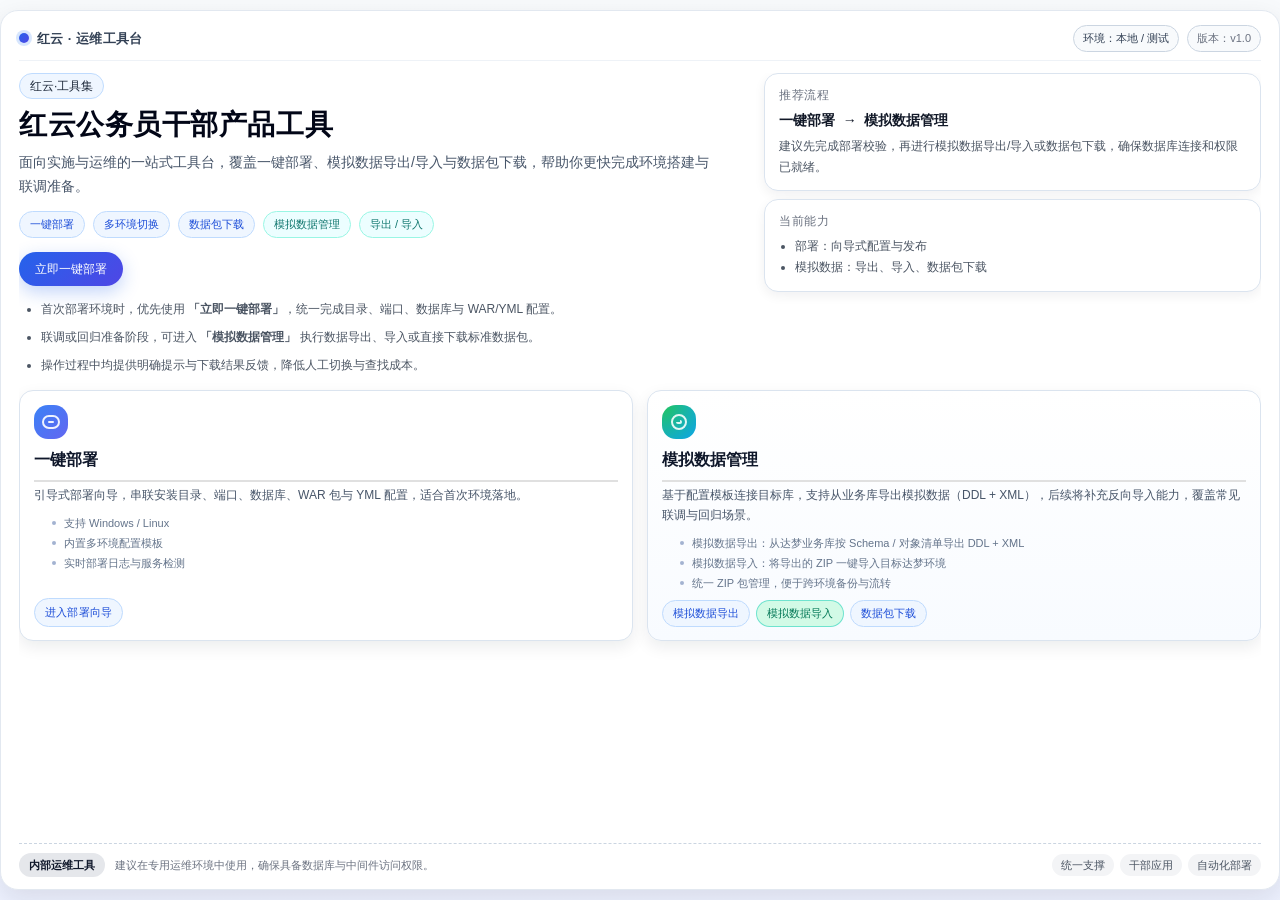
<file: src/main/resources/static/index.html>
<!DOCTYPE html>
<html lang="zh-CN">
<head>
    <meta charset="UTF-8">
    <meta name="viewport" content="width=device-width, initial-scale=1.0">
    <!-- 主页：红云公务员干部产品工具入口页，提供一键部署与模拟数据管理等主操作入口（数据初始化入口已隐藏） -->
    <title>红云公务员干部产品工具</title>
    <link rel="stylesheet" href="css/style.css">
    <style>
        /* 主页专用内联样式：确保即使外部 css 被缓存或未更新，首页也能呈现为互联网工具风格，而不是纯文字列表 */

        /* 单屏布局：页面不整体滚动，仅主内容区域内滚动 */
        html {
            height: 100%;
            overflow: hidden;
        }
        /* 整体背景与排版：使用渐变背景与居中卡片布局 */
        body.home-page {
            margin: 0;
            padding: 0;
            height: 100vh;
            overflow: hidden;
            font-family: -apple-system, BlinkMacSystemFont, 'Segoe UI', 'Microsoft YaHei', 'PingFang SC', 'Hiragino Sans GB', Arial, sans-serif;
            /* 视觉降噪：背景改为更克制的浅灰蓝渐变，突出卡片信息层级 */
            background: linear-gradient(180deg, #f8fafc 0%, #eef2ff 100%);
            display: flex;
            flex-direction: column;
            align-items: center;
            color: #111827;
        }

        /* 外壳：占满可用高度，内部 flex 分配，主内容区可滚动 */
        .home-shell {
            width: 100%;
            max-width: 1280px;
            flex: 1;
            min-height: 0;
            margin: 10px 16px;
            padding: 14px 18px 12px;
            display: flex;
            flex-direction: column;
            overflow: hidden;
            background: #ffffff;
            border-radius: 18px;
            box-shadow: 0 10px 28px rgba(15, 23, 42, 0.1);
            border: 1px solid #e2e8f0;
        }

        /* 顶部导航：固定高度，不参与滚动 */
        .home-nav {
            flex-shrink: 0;
            display: flex;
            align-items: center;
            justify-content: space-between;
            margin-bottom: 10px;
            padding-bottom: 8px;
            border-bottom: 1px solid #eef2f7;
        }

        .home-nav-left {
            display: inline-flex;
            align-items: center;
            gap: 8px;
        }

        .home-logo-dot {
            width: 10px;
            height: 10px;
            border-radius: 999px;
            background: linear-gradient(135deg, #2563eb, #4f46e5);
            box-shadow: 0 0 0 3px rgba(59, 130, 246, 0.2);
        }

        .home-nav-title {
            font-size: 13px;
            font-weight: 600;
            letter-spacing: 0.03em;
            text-transform: none;
            color: #334155;
        }

        .home-nav-right {
            display: flex;
            align-items: center;
            gap: 8px;
        }

        .home-nav-pill {
            padding: 4px 9px;
            border-radius: 999px;
            font-size: 11px;
            color: #334155;
            background: #f8fafc;
            border: 1px solid #cbd5e1;
        }

        .home-nav-pill-muted {
            color: #6b7280;
            background: rgba(248, 250, 252, 0.9);
        }

        /* 主体布局：左侧说明 + 右侧状态卡片；仅此区域内部可滚动 */
        .home-main {
            flex: 1;
            min-height: 0;
            /* 单屏展示：主区域禁止纵向滚动，改为紧凑布局确保一屏可见 */
            overflow: hidden;
            margin-top: 2px;
            margin-bottom: 0;
            display: flex;
            flex-direction: column;
            /* 布局上移：顶部对齐，避免中间出现大面积留白 */
            justify-content: flex-start;
            gap: 8px;
        }

        .home-layout {
            display: grid;
            grid-template-columns: minmax(0, 1.25fr) minmax(0, 0.85fr);
            /* 统一栅格间距，减少“块与块挤压感” */
            gap: 14px;
            align-items: flex-start;
            margin-bottom: 6px;
        }

        .home-hero {
            padding-right: 10px;
            /* 上半区文案统一左对齐与阅读宽度，避免视觉漂移 */
            max-width: 760px;
        }

        .home-header {
            margin-bottom: 10px;
            text-align: left;
        }

        .home-label {
            display: inline-flex;
            align-items: center;
            gap: 6px;
            padding: 3px 10px;
            border-radius: 999px;
            font-size: 12px;
            font-weight: 500;
            color: #1e293b;
            background: #eff6ff;
            border: 1px solid #bfdbfe;
        }

        .home-title {
            margin-top: 8px;
            margin-bottom: 8px;
            /* 标题字号略增，形成更清晰的信息层级 */
            font-size: 28px;
            line-height: 1.25;
            font-weight: 650;
            letter-spacing: 0.02em;
            color: #020617;
            text-align: left;
        }

        .home-subtitle {
            margin: 0;
            max-width: 700px;
            /* 正文字号和行高上调，提升可读性 */
            font-size: 14px;
            line-height: 1.78;
            text-indent: 0;
            color: #475569;
            text-align: left;
        }

        .home-chip-row {
            display: flex;
            flex-wrap: wrap;
            gap: 8px;
            margin-top: 12px;
        }

        .home-chip {
            padding: 4px 10px;
            border-radius: 999px;
            font-size: 11px;
            font-weight: 500;
            color: #1d4ed8;
            background: #eff6ff;
            border: 1px solid #bfdbfe;
        }

        .home-chip-quiet {
            color: #0f766e;
            background: #ecfeff;
            border-color: #99f6e4;
        }

        .home-hero-actions {
            display: flex;
            flex-wrap: wrap;
            gap: 10px;
            margin-top: 14px;
        }

        .home-hero-btn {
            display: inline-flex;
            align-items: center;
            justify-content: center;
            padding: 8px 16px;
            border-radius: 999px;
            font-size: 12px;
            font-weight: 500;
            text-decoration: none;
            cursor: pointer;
            transition: background-color 0.2s ease, color 0.2s ease, box-shadow 0.2s ease, transform 0.15s ease;
        }

        .home-hero-btn-primary {
            background: linear-gradient(135deg, #2563eb, #4f46e5);
            color: #ffffff;
            box-shadow: 0 6px 18px rgba(37, 99, 235, 0.28);
        }

        .home-hero-btn-primary:hover {
            transform: translateY(-1px);
            background: linear-gradient(135deg, #2563eb, #4f46e5);
        }

        .home-hero-btn-ghost {
            background: #ffffff;
            color: #1f2937;
            border: 1px solid #cbd5e1;
        }

        .home-hero-btn-ghost:hover {
            background: #f1f5f9;
        }

        .home-hero-list {
            margin: 12px 0 0;
            /* 列表缩进与正文保持一致，视觉更整齐 */
            padding-left: 22px;
            font-size: 12px;
            color: #4b5563;
            line-height: 1.85;
            text-align: left;
        }

        .home-hero-list li + li {
            margin-top: 6px;
        }

        .home-aside {
            display: flex;
            flex-direction: column;
            gap: 8px;
        }

        .home-stat-card {
            padding: 12px 14px;
            border-radius: 14px;
            background: #ffffff;
            border: 1px solid #dbe4ef;
            box-shadow: 0 4px 12px rgba(15, 23, 42, 0.06);
        }

        .home-stat-card + .home-stat-card {
            background: #ffffff;
        }

        .home-stat-label {
            font-size: 12px;
            text-transform: uppercase;
            letter-spacing: 0.06em;
            color: #6b7280;
            margin-bottom: 6px;
        }

        .home-stat-main {
            font-size: 14px;
            font-weight: 600;
            color: #111827;
            margin-bottom: 6px;
            line-height: 1.45;
        }

        .home-stat-desc {
            margin: 0;
            font-size: 12px;
            color: #4b5563;
            line-height: 1.75;
            text-align: left;
        }

        .home-stat-list {
            margin: 0;
            padding-left: 16px;
            font-size: 12px;
            color: #4b5563;
            line-height: 1.8;
            text-align: left;
        }

        /* 下半部分卡片入口：一键部署 / 模拟数据管理（数据初始化卡片已隐藏） */
        .entry-grid {
            display: grid;
            /* 双列：一键部署 + 模拟数据管理 */
            grid-template-columns: repeat(2, minmax(0, 1fr));
            gap: 14px;
        }

        a.entry-card,
        .entry-card {
            position: relative;
            display: flex;
            flex-direction: column;
            padding: 14px 14px 13px;
            border-radius: 14px;
            text-decoration: none;
            color: inherit;
            background: #ffffff;
            border: 1px solid #dbe4ef;
            box-shadow: 0 6px 16px rgba(15, 23, 42, 0.08);
            transition: transform 0.16s ease, box-shadow 0.16s ease, border-color 0.16s ease, background-color 0.16s ease;
            cursor: pointer;
        }

        .entry-card-primary {
            background: linear-gradient(180deg, #ffffff 0%, #f8fbff 100%);
        }

        .entry-card-secondary {
            background: linear-gradient(180deg, #ffffff 0%, #f8fffd 100%);
        }

        a.entry-card:hover,
        .entry-card:hover {
            transform: translateY(-2px);
            box-shadow: 0 10px 24px rgba(15, 23, 42, 0.13);
            border-color: #93c5fd;
            background-color: #ffffff;
        }

        .entry-icon {
            width: 34px;
            height: 34px;
            border-radius: 14px;
            margin-bottom: 9px;
            position: relative;
            overflow: hidden;
        }

        .entry-icon-deploy {
            background: linear-gradient(135deg, #3b82f6, #6366f1);
        }

        .entry-icon-deploy::before,
        .entry-icon-deploy::after {
            content: '';
            position: absolute;
            inset: 10px 8px;
            border-radius: 10px;
            border: 2px solid rgba(255, 255, 255, 0.9);
        }

        .entry-icon-deploy::after {
            inset: 16px 14px;
            border-top: none;
            border-left: none;
        }

        .entry-icon-data {
            background: linear-gradient(135deg, #10b981, #14b8a6);
        }

        .entry-icon-data::before,
        .entry-icon-data::after {
            content: '';
            position: absolute;
            left: 9px;
            right: 9px;
            height: 6px;
            border-radius: 999px;
            background: rgba(240, 253, 250, 0.96);
        }

        .entry-icon-data::before {
            top: 11px;
        }

        .entry-icon-data::after {
            top: 21px;
        }

        /* 模拟数据管理入口图标：使用双层卡片 + 箭头形状，强调“导出 / 导入”的双向流转 */
        .entry-icon-mockdata {
            background: radial-gradient(circle at top left, #22c55e, #0ea5e9);
        }

        .entry-icon-mockdata::before,
        .entry-icon-mockdata::after {
            content: '';
            position: absolute;
            inset: 9px;
            border-radius: 12px;
            border: 2px solid rgba(240, 253, 250, 0.92);
        }

        .entry-icon-mockdata::after {
            inset: 15px 14px;
            border-top: none;
            border-left: none;
            transform: rotate(0deg);
        }

        .entry-content {
            flex: 1;
        }

        .entry-title {
            margin: 0 0 4px;
            font-size: 16px;
            font-weight: 600;
            color: #0f172a;
        }

        .entry-desc {
            margin: 0 0 8px;
            font-size: 12px;
            line-height: 1.65;
            color: #475569;
        }

        .entry-meta {
            margin: 0;
            padding-left: 18px;
            font-size: 11px;
            color: #64748b;
            list-style: none;
            line-height: 1.65;
        }

        .entry-meta li {
            margin-bottom: 2px;
            position: relative;
            padding-left: 12px;
        }

        .entry-meta li::before {
            content: '';
            position: absolute;
            left: 0;
            top: 7px;
            width: 4px;
            height: 4px;
            border-radius: 999px;
            background-color: #a3b3d1;
        }

        .entry-action {
            margin-top: 10px;
            align-self: flex-start;
            padding: 5px 10px;
            border-radius: 999px;
            font-size: 11px;
            font-weight: 500;
            letter-spacing: 0.02em;
            color: #1d4ed8;
            background: #eff6ff;
            border: 1px solid #bfdbfe;
        }

        .entry-card-secondary .entry-action {
            color: #047857;
            background: rgba(209, 250, 229, 0.96);
            border-color: rgba(45, 212, 191, 0.65);
        }

        /* 模拟数据管理卡片内的子入口区域：导出 / 导入 两个明确按钮 */
        .entry-sub-actions {
            margin-top: 8px;
            display: flex;
            flex-wrap: wrap;
            gap: 6px;
        }

        .entry-sub-link {
            display: inline-flex;
            align-items: center;
            padding: 4px 10px;
            border-radius: 999px;
            font-size: 11px;
            font-weight: 500;
            color: #1d4ed8;
            background: #eff6ff;
            border: 1px solid #bfdbfe;
            text-decoration: none;
            transition: all 0.2s ease;
            cursor: pointer;
        }

        .entry-sub-link:hover {
            background: #dbeafe;
            border-color: #93c5fd;
        }

        .entry-sub-link-muted {
            color: #047857;
            background: rgba(209, 250, 229, 0.96);
            border-color: rgba(45, 212, 191, 0.6);
        }

        /* 页脚：固定底部，不参与滚动 */
        .home-footer {
            flex-shrink: 0;
            margin-top: 10px;
            padding-top: 9px;
            border-top: 1px dashed #cbd5e1;
            display: flex;
            justify-content: space-between;
            align-items: center;
            gap: 12px;
        }

        .home-footer-left {
            display: flex;
            align-items: center;
            gap: 10px;
            min-width: 0;
        }

        .home-badge {
            padding: 4px 10px;
            border-radius: 999px;
            font-size: 11px;
            font-weight: 600;
            color: #0f172a;
            background: #e5e7eb;
        }

        .home-footer-text {
            font-size: 11px;
            color: #6b7280;
            white-space: nowrap;
            text-overflow: ellipsis;
            overflow: hidden;
        }

        .home-footer-right {
            display: flex;
            gap: 6px;
            flex-wrap: wrap;
            justify-content: flex-end;
        }

        .home-footer-tag {
            padding: 3px 9px;
            border-radius: 999px;
            font-size: 11px;
            color: #4b5563;
            background: #f3f4f6;
        }

        /* 响应式：在小屏幕下堆叠布局，避免挤在一行变成「文字墙」 */
        @media (max-width: 1200px) {
            /* 中等屏幕降级为 2 列，保证信息密度与可读性平衡 */
            .entry-grid {
                grid-template-columns: repeat(2, minmax(0, 1fr));
            }
        }

        @media (max-width: 900px) {
            .home-shell {
                margin: 16px;
                padding: 22px 18px 18px;
                border-radius: 16px;
            }

            .home-layout {
                grid-template-columns: minmax(0, 1fr);
            }

            .entry-grid {
                grid-template-columns: minmax(0, 1fr);
                margin-top: 10px;
            }

            .home-title {
                font-size: 22px;
            }

            .home-subtitle {
                font-size: 13px;
                line-height: 1.7;
                /* 小屏降低首行缩进，避免换行过早 */
                text-indent: 1em;
            }

            .home-footer {
                flex-direction: column;
                align-items: flex-start;
            }

            .home-footer-text {
                white-space: normal;
            }
        }

        @media (prefers-reduced-motion: reduce) {
            /* 无障碍优化：在用户偏好减少动画时关闭过渡动画 */
            *, *::before, *::after {
                transition: none !important;
                animation: none !important;
            }
        }
    </style>
</head>
<body class="home-page">
    <div class="home-shell">
        <!-- 顶部导航区域：模拟互联网工具台的品牌导航与环境标签 -->
        <header class="home-nav">
            <div class="home-nav-left">
                <span class="home-logo-dot"></span>
                <span class="home-nav-title">红云 · 运维工具台</span>
            </div>
            <div class="home-nav-right">
                <span class="home-nav-pill">环境：本地 / 测试</span>
                <span class="home-nav-pill home-nav-pill-muted">版本：v1.0</span>
            </div>
        </header>

        <main class="home-main">
            <!-- 上半区：左侧产品说明 + 右侧状态卡片，强化「工具平台」感 -->
            <div class="home-layout">
                <!-- 左侧产品说明与主操作区 -->
                <section class="home-hero">
                    <!-- 品牌标题区域：同步当前能力，强调“部署 + 模拟数据 + 数据包下载” -->
                    <div class="home-header">
                        <div class="home-label">红云·工具集</div>
                        <h1 class="home-title">红云公务员干部产品工具</h1>
                        <p class="home-subtitle">
                            面向实施与运维的一站式工具台，覆盖一键部署、模拟数据导出/导入与数据包下载，帮助你更快完成环境搭建与联调准备。
                        </p>
                    </div>

                    <!-- 关键词标签：展示工具擅长的典型场景 -->
                    <div class="home-chip-row">
                        <span class="home-chip">一键部署</span>
                        <span class="home-chip">多环境切换</span>
                        <span class="home-chip">数据包下载</span>
                        <span class="home-chip home-chip-quiet">模拟数据管理</span>
                        <span class="home-chip home-chip-quiet">导出 / 导入</span>
                    </div>

                    <!-- 主操作按钮：引导用户进入一键部署（数据初始化入口已隐藏） -->
                    <div class="home-hero-actions">
                        <a href="deploy.html" class="home-hero-btn home-hero-btn-primary">
                            立即一键部署
                        </a>
                    </div>

                    <!-- 典型使用流程：按当前功能重写，便于用户快速选择入口 -->
                    <ul class="home-hero-list">
                        <li>首次部署环境时，优先使用 <strong>「立即一键部署」</strong>，统一完成目录、端口、数据库与 WAR/YML 配置。</li>
                        <li>联调或回归准备阶段，可进入 <strong>「模拟数据管理」</strong> 执行数据导出、导入或直接下载标准数据包。</li>
                        <li>操作过程中均提供明确提示与下载结果反馈，降低人工切换与查找成本。</li>
                    </ul>
                </section>

                <!-- 右侧状态与提示卡片：提供环境检查与快速理解 -->
                <aside class="home-aside" aria-label="环境状态与使用提示">
                    <div class="home-stat-card">
                        <div class="home-stat-label">推荐流程</div>
                        <div class="home-stat-main">一键部署 &nbsp;→&nbsp; 模拟数据管理</div>
                        <p class="home-stat-desc">
                            建议先完成部署校验，再进行模拟数据导出/导入或数据包下载，确保数据库连接和权限已就绪。
                        </p>
                    </div>

                    <div class="home-stat-card">
                        <div class="home-stat-label">当前能力</div>
                        <ul class="home-stat-list">
                            <li>部署：向导式配置与发布</li>
                            <li>模拟数据：导出、导入、数据包下载</li>
                        </ul>
                    </div>
                </aside>
            </div>

            <!-- 下半区：一键部署与模拟数据管理入口 -->
            <section class="entry-grid" aria-label="核心功能入口">
                <a class="entry-card entry-card-primary" href="deploy.html">
                    <div class="entry-icon entry-icon-deploy" aria-hidden="true"></div>
                    <div class="entry-content">
                        <h2 class="entry-title">一键部署</h2>
                        <p class="entry-desc">
                            引导式部署向导，串联安装目录、端口、数据库、WAR 包与 YML 配置，适合首次环境落地。
                        </p>
                        <ul class="entry-meta">
                            <li>支持 Windows / Linux</li>
                            <li>内置多环境配置模板</li>
                            <li>实时部署日志与服务检测</li>
                        </ul>
                    </div>
                    <span class="entry-action">进入部署向导</span>
                </a>

                <!-- 模拟数据管理：包含导出/导入两个子能力（导入功能待实现） -->
                <div class="entry-card entry-card-primary">
                    <!-- 说明：主卡片命名为「模拟数据管理」，卡片内部提供“模拟数据导出 / 模拟数据导入（待开发）”两个子入口，卡片本身不再整体可点击，避免单一跳转目标。 -->
                    <div class="entry-icon entry-icon-mockdata" aria-hidden="true"></div>
                    <div class="entry-content">
                        <h2 class="entry-title">模拟数据管理</h2>
                        <p class="entry-desc">
                            基于配置模板连接目标库，支持从业务库导出模拟数据（DDL + XML），后续将补充反向导入能力，覆盖常见联调与回归场景。
                        </p>
                        <ul class="entry-meta">
                            <li>模拟数据导出：从达梦业务库按 Schema / 对象清单导出 DDL + XML</li>
                            <li>模拟数据导入：将导出的 ZIP 一键导入目标达梦环境</li>
                            <li>统一 ZIP 包管理，便于跨环境备份与流转</li>
                        </ul>
                        <!-- 子入口按钮区：导出与导入分别对应 export.html / mock-import.html -->
                        <div class="entry-sub-actions">
                            <a class="entry-sub-link" href="export.html">模拟数据导出</a>
                            <a class="entry-sub-link entry-sub-link-muted" href="mock-import.html">模拟数据导入</a>
                            <!-- 数据包下载按钮：点击先检查后端文件是否存在，存在则触发下载 -->
                            <a class="entry-sub-link" href="#" onclick="return downloadMockPackage();">数据包下载</a>
                        </div>
                    </div>
                </div>
            </section>
        </main>

        <!-- 页脚信息：简要说明与适用场景 -->
        <footer class="home-footer">
            <div class="home-footer-left">
                <span class="home-badge">内部运维工具</span>
                <span class="home-footer-text">建议在专用运维环境中使用，确保具备数据库与中间件访问权限。</span>
            </div>
            <div class="home-footer-right">
                <span class="home-footer-tag">统一支撑</span>
                <span class="home-footer-tag">干部应用</span>
                <span class="home-footer-tag">自动化部署</span>
            </div>
        </footer>
    </div>
    <script src="js/message.js"></script>
    <script>
        // 模拟数据导入入口提示：预留导入能力，避免用户误以为功能已可用
        function showMockImportTip() {
            if (typeof Message !== 'undefined') {
                Message.alert('模拟数据导入功能规划中，当前仅支持模拟数据导出');
            } else {
                alert('模拟数据导入功能规划中，当前仅支持模拟数据导出');
            }
            return false;
        }

        // 数据包下载：先调用 exists 接口判断文件是否存在，存在再跳转下载接口。
        async function downloadMockPackage() {
            try {
                var res = await fetch('/api/mock-package/exists', { method: 'GET' });
                var data = await res.json();
                if (!data || !data.exists) {
                    var missingMsg = (data && data.message) ? data.message : '数据包不存在：resources/data/init.zip';
                    if (typeof Message !== 'undefined') {
                        Message.alert(missingMsg);
                    } else {
                        alert(missingMsg);
                    }
                    return false;
                }

                // 说明：直接跳转下载接口，浏览器会按 attachment 响应头下载文件。
                window.location.href = '/api/mock-package/download';
            } catch (e) {
                var errMsg = '校验数据包失败，请稍后重试';
                if (typeof Message !== 'undefined') {
                    Message.alert(errMsg);
                } else {
                    alert(errMsg);
                }
            }
            return false;
        }
    </script>
</body>
</html>
</file>
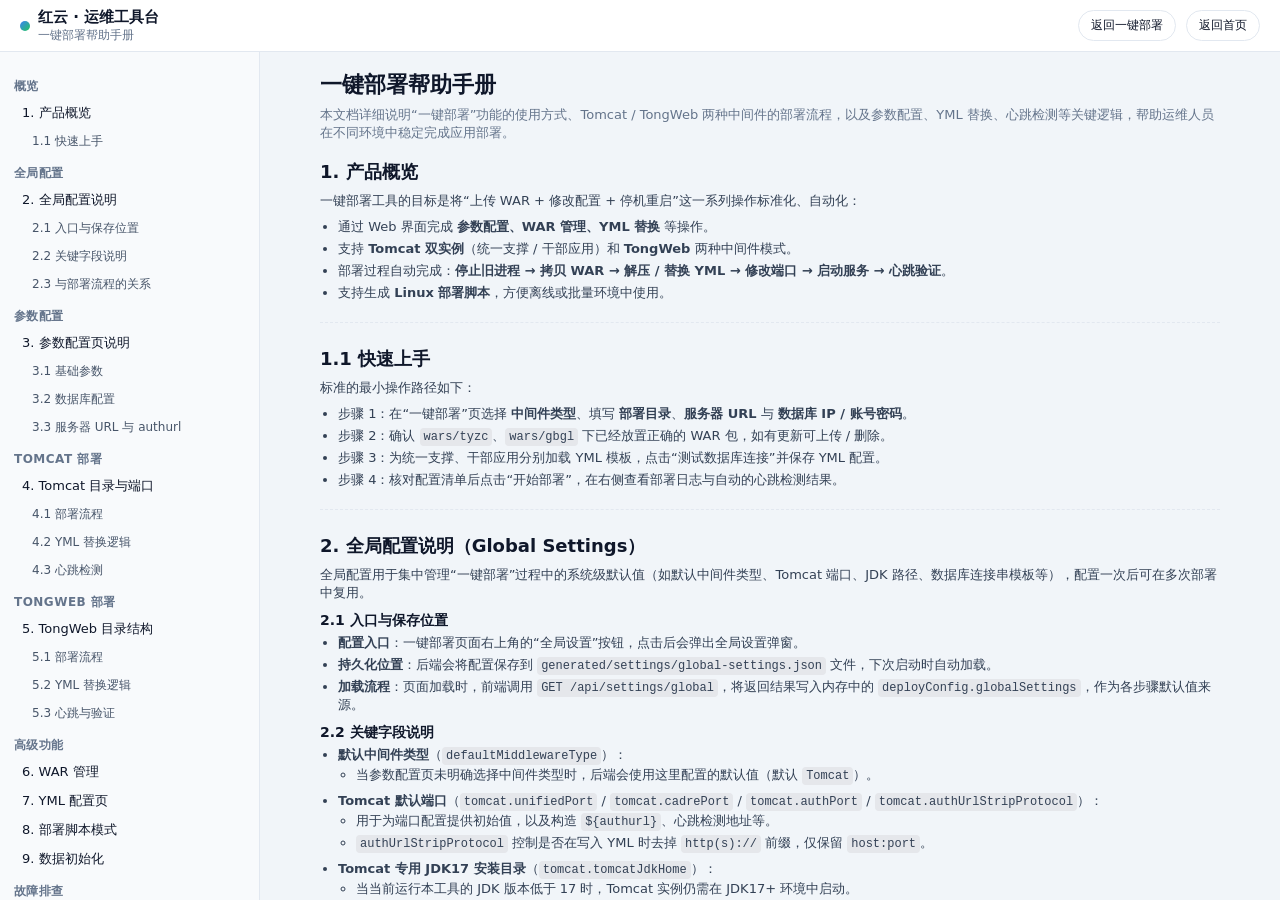
<file: src/main/resources/static/deploy-help.html>
<!DOCTYPE html>
<html lang="zh-CN">
<head>
    <meta charset="UTF-8">
    <title>一键部署帮助手册</title>
    <meta name="viewport" content="width=device-width, initial-scale=1">
    <style>
        :root {
            color-scheme: light;
        }
        * {
            box-sizing: border-box;
        }
        html, body {
            margin: 0;
            height: 100%;
            overflow: hidden;
        }
        body {
            font-family: system-ui, -apple-system, BlinkMacSystemFont, "Segoe UI", sans-serif;
            background: #f1f5f9;
            color: #0f172a;
        }
        a {
            color: inherit;
            text-decoration: none;
        }
        a:hover {
            text-decoration: underline;
        }
        code {
            font-family: ui-monospace, SFMono-Regular, Menlo, Monaco, Consolas, "Liberation Mono", "Courier New", monospace;
            font-size: 12px;
            background: #e5e7eb;
            padding: 2px 4px;
            border-radius: 4px;
        }

        /* 固定高度、无整页滚动，左右区域各自内部滚动 */
        .layout {
            display: flex;
            flex-direction: column;
            height: 100vh;
            min-height: 0;
            overflow: hidden;
        }
        .topbar {
            height: 52px;
            padding: 0 20px;
            display: flex;
            align-items: center;
            justify-content: space-between;
            border-bottom: 1px solid #e2e8f0;
            background: #ffffff;
        }
        .topbar-left {
            display: flex;
            align-items: center;
            gap: 8px;
        }
        .topbar-logo-dot {
            width: 10px;
            height: 10px;
            border-radius: 999px;
            background: linear-gradient(135deg, #3b82f6, #22c55e);
        }
        .topbar-title {
            font-size: 15px;
            font-weight: 600;
            color: #0f172a;
        }
        .topbar-subtitle {
            font-size: 12px;
            color: #64748b;
        }
        .topbar-actions {
            display: flex;
            align-items: center;
            gap: 10px;
        }
        .btn {
            border-radius: 999px;
            padding: 6px 12px;
            font-size: 12px;
            border: 1px solid transparent;
            cursor: pointer;
            background: #0f172a;
            color: #f9fafb;
        }
        .btn-secondary {
            background: #ffffff;
            color: #0f172a;
            border-color: #e2e8f0;
        }
        .btn:hover {
            filter: brightness(0.97);
        }

        .content-shell {
            flex: 1;
            display: flex;
            min-height: 0;
            overflow: hidden;
        }
        .sidebar {
            width: 260px;
            flex-shrink: 0;
            border-right: 1px solid #e2e8f0;
            background: #f8fafc;
            padding: 16px 14px;
            overflow-y: auto;
            min-height: 0;
        }
        .sidebar-section-title {
            font-size: 12px;
            font-weight: 600;
            color: #64748b;
            text-transform: uppercase;
            letter-spacing: .04em;
            margin: 10px 0 4px;
        }
        .toc-list {
            list-style: none;
            margin: 0;
            padding: 0;
        }
        .toc-item {
            margin: 1px 0;
        }
        .toc-link {
            display: block;
            padding: 5px 8px;
            border-radius: 6px;
            font-size: 13px;
            color: #0f172a;
        }
        .toc-link.small {
            font-size: 12px;
            color: #475569;
            padding-left: 18px;
        }
        .toc-link:hover {
            background: #e5edff;
            text-decoration: none;
        }

        .doc-main {
            flex: 1;
            min-height: 0;
            padding: 18px 24px 32px;
            overflow-y: auto;
        }
        .doc-main-inner {
            max-width: 900px;
            margin: 0 auto;
        }
        .doc-main h1 {
            font-size: 22px;
            margin: 0 0 6px;
        }
        .doc-main .doc-intro {
            font-size: 13px;
            color: #64748b;
            margin-bottom: 18px;
        }
        .doc-section {
            margin-bottom: 24px;
            padding-bottom: 12px;
            border-bottom: 1px dashed #e2e8f0;
        }
        .doc-section:last-of-type {
            border-bottom: none;
        }
        .doc-section h2 {
            font-size: 18px;
            margin: 4px 0 8px;
        }
        .doc-section h3 {
            font-size: 14px;
            margin: 10px 0 4px;
        }
        .doc-section p {
            font-size: 13px;
            margin: 2px 0 8px;
            color: #334155;
        }
        .doc-section ul {
            margin: 2px 0 8px 18px;
            padding: 0;
            font-size: 13px;
            color: #334155;
        }
        .doc-section li {
            margin: 0 0 4px;
        }
        .doc-tag {
            display: inline-flex;
            align-items: center;
            font-size: 11px;
            padding: 2px 6px;
            border-radius: 999px;
            background: #eff6ff;
            color: #1d4ed8;
            margin-left: 6px;
        }

        @media (max-width: 900px) {
            .sidebar {
                display: none;
            }
            .doc-main {
                padding: 14px 14px 24px;
            }
        }
        /* 在 iframe 中展示时隐藏顶部导航，只保留目录 + 内容区域；同样禁止整页滚动 */
        body.embedded .topbar {
            display: none;
        }
        body.embedded .layout {
            height: 100%;
        }
        body.embedded .content-shell {
            flex: 1;
            min-height: 0;
        }
    </style>
</head>
<body>
    <div class="layout">
        <header class="topbar">
            <div class="topbar-left">
                <span class="topbar-logo-dot" aria-hidden="true"></span>
                <div>
                    <div class="topbar-title">红云 · 运维工具台</div>
                    <div class="topbar-subtitle">一键部署帮助手册</div>
                </div>
            </div>
            <div class="topbar-actions">
                <a href="deploy.html" class="btn btn-secondary">返回一键部署</a>
                <a href="index.html" class="btn btn-secondary">返回首页</a>
            </div>
        </header>

        <div class="content-shell">
            <!-- 左侧目录 -->
            <aside class="sidebar" aria-label="一键部署文档目录">
                <div class="sidebar-section">
                    <div class="sidebar-section-title">概览</div>
                    <ul class="toc-list">
                        <li class="toc-item"><a class="toc-link" href="#section-overview">1. 产品概览</a></li>
                        <li class="toc-item"><a class="toc-link small" href="#section-quickstart">1.1 快速上手</a></li>
                    </ul>
                </div>

                <div class="sidebar-section">
                    <div class="sidebar-section-title">全局配置</div>
                    <ul class="toc-list">
                        <li class="toc-item"><a class="toc-link" href="#section-global-settings">2. 全局配置说明</a></li>
                        <li class="toc-item"><a class="toc-link small" href="#section-global-settings">2.1 入口与保存位置</a></li>
                        <li class="toc-item"><a class="toc-link small" href="#section-global-settings">2.2 关键字段说明</a></li>
                        <li class="toc-item"><a class="toc-link small" href="#section-global-settings">2.3 与部署流程的关系</a></li>
                    </ul>
                </div>

                <div class="sidebar-section">
                    <div class="sidebar-section-title">参数配置</div>
                    <ul class="toc-list">
                        <li class="toc-item"><a class="toc-link" href="#section-params">3. 参数配置页说明</a></li>
                        <li class="toc-item"><a class="toc-link small" href="#section-params-basic">3.1 基础参数</a></li>
                        <li class="toc-item"><a class="toc-link small" href="#section-params-db">3.2 数据库配置</a></li>
                        <li class="toc-item"><a class="toc-link small" href="#section-params-url">3.3 服务器 URL 与 authurl</a></li>
                    </ul>
                </div>

                <div class="sidebar-section">
                    <div class="sidebar-section-title">Tomcat 部署</div>
                    <ul class="toc-list">
                        <li class="toc-item"><a class="toc-link" href="#section-tomcat-structure">4. Tomcat 目录与端口</a></li>
                        <li class="toc-item"><a class="toc-link small" href="#section-tomcat-flow">4.1 部署流程</a></li>
                        <li class="toc-item"><a class="toc-link small" href="#section-tomcat-yml">4.2 YML 替换逻辑</a></li>
                        <li class="toc-item"><a class="toc-link small" href="#section-tomcat-heartbeat">4.3 心跳检测</a></li>
                    </ul>
                </div>

                <div class="sidebar-section">
                    <div class="sidebar-section-title">TongWeb 部署</div>
                    <ul class="toc-list">
                        <li class="toc-item"><a class="toc-link" href="#section-tongweb-structure">5. TongWeb 目录结构</a></li>
                        <li class="toc-item"><a class="toc-link small" href="#section-tongweb-flow">5.1 部署流程</a></li>
                        <li class="toc-item"><a class="toc-link small" href="#section-tongweb-yml">5.2 YML 替换逻辑</a></li>
                        <li class="toc-item"><a class="toc-link small" href="#section-tongweb-heartbeat">5.3 心跳与验证</a></li>
                    </ul>
                </div>

                <div class="sidebar-section">
                    <div class="sidebar-section-title">高级功能</div>
                    <ul class="toc-list">
                        <li class="toc-item"><a class="toc-link" href="#section-wars">6. WAR 管理</a></li>
                        <li class="toc-item"><a class="toc-link" href="#section-yml-page">7. YML 配置页</a></li>
                        <li class="toc-item"><a class="toc-link" href="#section-script">8. 部署脚本模式</a></li>
                        <li class="toc-item"><a class="toc-link" href="#section-db-init">9. 数据初始化</a></li>
                    </ul>
                </div>

                <div class="sidebar-section">
                    <div class="sidebar-section-title">故障排查</div>
                    <ul class="toc-list">
                        <li class="toc-item"><a class="toc-link" href="#section-troubleshoot-common">10. 常见问题</a></li>
                        <li class="toc-item"><a class="toc-link small" href="#section-troubleshoot-tomcat">10.1 Tomcat 启动问题</a></li>
                        <li class="toc-item"><a class="toc-link small" href="#section-troubleshoot-tongweb">10.2 TongWeb 部署问题</a></li>
                        <li class="toc-item"><a class="toc-link small" href="#section-troubleshoot-db">10.3 数据库与 YML 相关问题</a></li>
                        <li class="toc-item"><a class="toc-link small" href="#section-troubleshoot-heartbeat">10.4 心跳检测异常</a></li>
                    </ul>
                </div>
            </aside>

            <!-- 右侧文档内容 -->
            <main class="doc-main">
                <div class="doc-main-inner">
                    <section id="section-overview" class="doc-section">
                        <h1>一键部署帮助手册</h1>
                        <p class="doc-intro">
                            本文档详细说明“一键部署”功能的使用方式、Tomcat / TongWeb 两种中间件的部署流程，以及参数配置、YML 替换、心跳检测等关键逻辑，帮助运维人员在不同环境中稳定完成应用部署。
                        </p>
                        <h2>1. 产品概览</h2>
                        <p>
                            一键部署工具的目标是将“上传 WAR + 修改配置 + 停机重启”这一系列操作标准化、自动化：
                        </p>
                        <ul>
                            <li>通过 Web 界面完成 <strong>参数配置、WAR 管理、YML 替换</strong> 等操作。</li>
                            <li>支持 <strong>Tomcat 双实例</strong>（统一支撑 / 干部应用）和 <strong>TongWeb</strong> 两种中间件模式。</li>
                            <li>部署过程自动完成：<strong>停止旧进程 → 拷贝 WAR → 解压 / 替换 YML → 修改端口 → 启动服务 → 心跳验证</strong>。</li>
                            <li>支持生成 <strong>Linux 部署脚本</strong>，方便离线或批量环境中使用。</li>
                        </ul>
                    </section>

                    <section id="section-quickstart" class="doc-section">
                        <h2>1.1 快速上手</h2>
                        <p>标准的最小操作路径如下：</p>
                        <ul>
                            <li>步骤 1：在“一键部署”页选择 <strong>中间件类型</strong>、填写 <strong>部署目录</strong>、<strong>服务器 URL</strong> 与 <strong>数据库 IP / 账号密码</strong>。</li>
                            <li>步骤 2：确认 <code>wars/tyzc</code>、<code>wars/gbgl</code> 下已经放置正确的 WAR 包，如有更新可上传 / 删除。</li>
                            <li>步骤 3：为统一支撑、干部应用分别加载 YML 模板，点击“测试数据库连接”并保存 YML 配置。</li>
                            <li>步骤 4：核对配置清单后点击“开始部署”，在右侧查看部署日志与自动的心跳检测结果。</li>
                        </ul>
                    </section>

                    <section id="section-global-settings" class="doc-section">
                        <h2>2. 全局配置说明（Global Settings）</h2>
                        <p>全局配置用于集中管理“一键部署”过程中的系统级默认值（如默认中间件类型、Tomcat 端口、JDK 路径、数据库连接串模板等），配置一次后可在多次部署中复用。</p>
                        <h3>2.1 入口与保存位置</h3>
                        <ul>
                            <li><strong>配置入口</strong>：一键部署页面右上角的“全局设置”按钮，点击后会弹出全局设置弹窗。</li>
                            <li><strong>持久化位置</strong>：后端会将配置保存到 <code>generated/settings/global-settings.json</code> 文件，下次启动时自动加载。</li>
                            <li><strong>加载流程</strong>：页面加载时，前端调用 <code>GET /api/settings/global</code>，将返回结果写入内存中的 <code>deployConfig.globalSettings</code>，作为各步骤默认值来源。</li>
                        </ul>
                        <h3>2.2 关键字段说明</h3>
                        <ul>
                            <li><strong>默认中间件类型</strong>（<code>defaultMiddlewareType</code>）：
                                <ul>
                                    <li>当参数配置页未明确选择中间件类型时，后端会使用这里配置的默认值（默认 <code>Tomcat</code>）。</li>
                                </ul>
                            </li>
                            <li><strong>Tomcat 默认端口</strong>（<code>tomcat.unifiedPort</code> / <code>tomcat.cadrePort</code> / <code>tomcat.authPort</code> / <code>tomcat.authUrlStripProtocol</code>）：
                                <ul>
                                    <li>用于为端口配置提供初始值，以及构造 <code>${authurl}</code>、心跳检测地址等。</li>
                                    <li><code>authUrlStripProtocol</code> 控制是否在写入 YML 时去掉 <code>http(s)://</code> 前缀，仅保留 <code>host:port</code>。</li>
                                </ul>
                            </li>
                            <li><strong>Tomcat 专用 JDK17 安装目录</strong>（<code>tomcat.tomcatJdkHome</code>）：
                                <ul>
                                    <li>当当前运行本工具的 JDK 版本低于 17 时，Tomcat 实例仍需在 JDK17+ 环境中启动。</li>
                                    <li>这里配置一个 JDK17 安装目录，例如 <code>C:\Program Files\Java\jdk-17</code> 或 <code>/opt/jdk-17</code>。</li>
                                    <li>参数配置第一步会调用 <code>/api/deploy/java/check?jdkHome=...</code> 验证此目录下的 <code>bin/java</code> 是否为 JDK17+，通过后会将路径写回该字段并在部署阶段用于设置 Tomcat 的 <code>JAVA_HOME</code>。</li>
                                </ul>
                            </li>
                            <li><strong>数据库默认类型与达梦连接串模板</strong>（<code>database.defaultType</code>、<code>database.dm.connectionPrefix</code>、<code>database.dm.connectionSuffix</code>）：
                                <ul>
                                    <li>用于控制数据库默认类型（如“达梦”）以及连接串拼接规则（例如默认 <code>jdbc:dm://</code>）。</li>
                                    <li>测试数据库连接、YML 占位符替换时，都会使用这里的前缀 / 后缀来构造连接串。</li>
                                </ul>
                            </li>
                            <li><strong>YML 数据源类型</strong>（<code>yml.datasourceTypeReplacement</code>）：
                                <ul>
                                    <li>控制 YML 模板中 <code>${type}</code> 占位符的替换值（默认 <code>com.alibaba.druid.pool.DruidDataSource</code>）。</li>
                                    <li>如需替换为其他连接池实现，只需在全局设置中修改该字段即可生效。</li>
                                </ul>
                            </li>
                        </ul>
                        <h3>2.3 全局配置与部署流程的关系</h3>
                        <ul>
                            <li><strong>页面加载阶段</strong>：读取全局配置，为参数配置、端口配置、YML 模板等提供默认值。</li>
                            <li><strong>参数配置阶段</strong>：使用全局配置中的端口、数据库类型、JDK17 路径等信息进行校验；必要时引导用户修正配置并回写全局文件。</li>
                            <li><strong>开始部署阶段</strong>：直接消费已经校验通过的全局配置（包括 Tomcat JDK 路径、端口策略、YML 模板规则等），不再重复弹出 JDK 相关提示。</li>
                        </ul>
                        <p class="doc-tip">建议在首次使用前先打开“全局设置”，根据现场环境配置好中间件默认端口、数据库模板和 Tomcat 专用 JDK17 路径，可显著减少后续每次部署时的手工输入量。</p>
                    </section>

                    <section id="section-params" class="doc-section">
                        <h2>3. 参数配置页说明<span class="doc-tag">步骤 1</span></h2>
                        <p>参数配置页是整个部署流程的基础，所有后续 YML 替换和脚本生成都会依赖这里的配置。</p>

                        <h3 id="section-params-basic">3.1 基础参数</h3>
                        <ul>
                            <li><strong>中间件类型</strong>：<code>Tomcat</code> 或 <code>TongWeb</code>。
                                <ul>
                                    <li>选择 Tomcat 时，工具会根据预设端口（统一支撑 8111，干部应用 8222）自动修改 <code>server.xml</code> 并进行心跳检测。</li>
                                    <li>选择 TongWeb 时，工具会基于 <code>domains/domain1/deployment</code> 目录推导 TongWeb 安装目录和 <code>bin/startd.sh</code> / <code>stopserver.sh</code>。</li>
                                </ul>
                            </li>
                            <li><strong>部署目录</strong>：
                                <ul>
                                    <li>Tomcat：填写 <strong>Tomcat 安装根目录</strong>，例如 <code>/usr/local/tomcat-tyzc</code>。</li>
                                    <li>TongWeb：填写 <strong>部署目录</strong>，例如 <code>/usr/local/TongWeb8.x/domains/domain1/deployment</code>。</li>
                                </ul>
                            </li>
                            <li><strong>服务器 URL</strong>：
                                <ul>
                                    <li>格式示例：<code>10.200.58.167:8111</code> 或 <code>http://10.200.58.167:8111</code>。</li>
                                    <li>用于：
                                        <ul>
                                            <li>YML 中 <code>${authurl}</code> 替换（干部应用也会引用统一支撑端口）。</li>
                                            <li>构造统一支撑 / 干部应用的心跳检测地址。</li>
                                        </ul>
                                    </li>
                                </ul>
                            </li>
                        </ul>

                        <h3 id="section-params-db">3.2 数据库配置</h3>
                        <ul>
                            <li><strong>数据库 IP</strong>：统一支撑与干部应用共用同一 IP，后端会分别组合生成两套连接串。</li>
                            <li><strong>统一支撑账号 / 密码</strong>：对应统一支撑库。</li>
                            <li><strong>干部应用账号 / 密码</strong>：对应干部库。</li>
                            <li>点击“测试数据库连接”时，前端会：
                                <ul>
                                    <li>按 IP 拼接达梦连接串 <code>jdbc:dm://IP</code> 传给后端测试。</li>
                                    <li>测试成功后自动将连接信息写回当前 YML 文本中的占位符。</li>
                                </ul>
                            </li>
                        </ul>

                        <h3 id="section-params-url">3.3 服务器 URL 与 authurl</h3>
                        <ul>
                            <li>Tomcat 模式：
                                <ul>
                                    <li><code>${authurl}</code> 最终会被替换为 <code>统一支撑 Tomcat 的 host:8111</code>，例如 <code>10.200.58.167:8111</code>。</li>
                                    <li>干部分 YML 中的 <code>${authurl}</code> 也会指向统一支撑端口，保证统一认证入口。</li>
                                </ul>
                            </li>
                            <li>TongWeb 模式：
                                <ul>
                                    <li><code>${authurl}</code> 直接使用你填写的服务器 URL 文本，不做前端协议补全。</li>
                                </ul>
                            </li>
                        </ul>
                    </section>

                    <section id="section-tomcat-structure" class="doc-section">
                        <h2>4. Tomcat 部署<span class="doc-tag">中间件：Tomcat</span></h2>
                        <h3>4.1 目录与端口</h3>
                        <ul>
                            <li><strong>Tomcat 安装目录</strong>：例如 <code>/usr/local/tomcat-tyzc</code>。</li>
                            <li><strong>应用 WAR 部署目录</strong>：<code>$TOMCAT_HOME/webapps</code>。</li>
                            <li><strong>默认端口策略</strong>：
                                <ul>
                                    <li>统一支撑 HTTP 端口：<code>8111</code>。</li>
                                    <li>干部应用 HTTP 端口：<code>8222</code>。</li>
                                    <li>Shutdown / AJP 端口由工具自动推算，确保两个实例之间不冲突。</li>
                                </ul>
                            </li>
                        </ul>

                        <h3 id="section-tomcat-flow">4.2 自动部署流程</h3>
                        <p>点击“开始部署”后，Tomcat 模式的大致流程为：</p>
                        <ul>
                            <li>根据 HTTP / Shutdown 端口检测是否有旧实例在运行。</li>
                            <li>优先调用 <code>shutdown.sh</code> 正常关闭，必要时按端口执行 <code>kill -9</code> 强制关闭。</li>
                            <li>从 <code>wars/tyzc</code>、<code>wars/gbgl</code> 中复制相关 WAR 到对应 <code>webapps</code> 目录。</li>
                            <li>对 <code>tyzc-api.war</code>、<code>gbgl.war</code>：
                                <ul>
                                    <li>解包到临时目录，替换 <code>WEB-INF/classes/application-dev-dm.yml</code>。</li>
                                    <li>重新打包为新的 WAR 再复制到目标目录。</li>
                                </ul>
                            </li>
                            <li>修改 <code>server.xml</code> 的 HTTP / HTTPS / AJP / Shutdown 端口。</li>
                            <li>为 <code>bin/*.sh</code> 统一授予执行权限，调用 <code>startup.sh</code> 启动。</li>
                        </ul>

                        <h3 id="section-tomcat-yml">4.3 YML 替换逻辑</h3>
                        <ul>
                            <li>统一支撑 / 干部应用分别有一套 YML 模板（步骤 3 中编辑）。</li>
                            <li>数据库相关占位符在前端替换完成后，完整 YML 文本会写入 WAR 内部。</li>
                            <li>升级或回滚时，只需更新外部 <code>wars</code> 目录中的 WAR，YML 替换逻辑保持不变。</li>
                        </ul>

                        <h3 id="section-tomcat-heartbeat">4.4 心跳检测</h3>
                        <ul>
                            <li>部署完成后，前端会监听 WebSocket 日志中“部署完成”关键字，随后开始心跳轮询。</li>
                            <li>统一支撑心跳地址：<code>http://&lt;服务器IP&gt;:8111/tyzc-api/heartbeat</code>。</li>
                            <li>干部应用心跳地址：<code>http://&lt;服务器IP&gt;:8222/gbgl/heartbeat</code>。</li>
                            <li>实际 HTTP 请求由部署工具后端代理发起（<code>/api/heartbeat/check</code>），前端只展示结果，不受浏览器跨域限制。</li>
                        </ul>
                    </section>

                    <section id="section-tongweb-structure" class="doc-section">
                        <h2>5. TongWeb 部署<span class="doc-tag">中间件：TongWeb</span></h2>
                        <h3>5.1 目录结构要求</h3>
                        <ul>
                            <li>典型部署目录：<code>/usr/local/TongWeb8.x/domains/domain1/deployment</code>。</li>
                            <li>工具会从该路径向上回溯到 TongWeb 安装目录 <code>TongWeb8.x</code>，并推导出：
                                <ul>
                                    <li><code>$TONGWEB_HOME/bin/startd.sh</code></li>
                                    <li><code>$TONGWEB_HOME/bin/stopserver.sh</code></li>
                                </ul>
                            </li>
                            <li>部署前会通过 API 校验目录结构和脚本是否存在。</li>
                        </ul>

                        <h3 id="section-tongweb-flow">5.2 自动部署流程</h3>
                        <ul>
                            <li>从 <code>wars/tyzc</code>、<code>wars/gbgl</code> 中复制 WAR 到 TongWeb 部署目录（扁平存放）。</li>
                            <li>对 <code>tyzc-api.war</code>、<code>gbgl.war</code> 同样进行 YML 替换。</li>
                            <li>为 <code>startd.sh</code>、<code>stopserver.sh</code> 授予执行权限。</li>
                            <li>优先调用 <code>stopserver.sh</code> 关闭旧服务，再调用 <code>startd.sh</code> 启动新实例。</li>
                        </ul>

                        <h3 id="section-tongweb-yml">5.3 YML 替换逻辑</h3>
                        <p>与 Tomcat 模式相同，只是最终 WAR 会被部署到 TongWeb 的部署目录中。</p>

                        <h3 id="section-tongweb-heartbeat">5.4 心跳与验证</h3>
                        <ul>
                            <li>目前 TongWeb 模式的心跳 URL 仍以“服务器 URL + 路径”的方式构造，端口由服务器 URL 自行指定。</li>
                            <li>同样通过后端代理接口进行检测，避免 CORS 问题。</li>
                        </ul>
                    </section>

                    <section id="section-wars" class="doc-section">
                        <h2>6. WAR 管理<span class="doc-tag">步骤 2</span></h2>
                        <ul>
                            <li>统一支撑 WAR 存放目录：<code>wars/tyzc</code>。</li>
                            <li>干部应用 WAR 存放目录：<code>wars/gbgl</code>。</li>
                            <li>页面支持：
                                <ul>
                                    <li>查看当前目录中的 WAR 列表。</li>
                                    <li>删除不需要的 WAR。</li>
                                    <li>上传新版 WAR（同名会覆盖）。</li>
                                </ul>
                            </li>
                        </ul>
                    </section>

                    <section id="section-yml-page" class="doc-section">
                        <h2>7. YML 配置页<span class="doc-tag">步骤 3</span></h2>
                        <ul>
                            <li>统一支撑 / 干部应用各自维护一份 YML 文本。</li>
                            <li>模板中包含占位符（如 <code>${type}</code>、<code>${url}</code>、<code>${authurl}</code>），会在前端替换。</li>
                            <li>高亮行帮助你快速定位被替换的关键配置段。</li>
                        </ul>
                    </section>

                    <section id="section-script" class="doc-section">
                        <h2>8. 部署脚本模式</h2>
                        <p>“部署脚本”按钮会生成一份可在 Linux 上直接执行的 Shell 脚本：</p>
                        <ul>
                            <li>脚本包含：
                                <ul>
                                    <li>从本机 <code>wars/</code> 目录复制 WAR 的逻辑。</li>
                                    <li>按需解包 / 替换 WAR 内的 <code>application-dev-dm.yml</code>。</li>
                                    <li>Tomcat / TongWeb 的停止与启动命令。</li>
                                </ul>
                            </li>
                            <li>建议在脚本生成后，先在测试环境试跑确认无误，再推广到生产。</li>
                        </ul>
                    </section>

                    <section id="section-db-init" class="doc-section">
                        <h2>9. 数据初始化<span class="doc-tag">步骤 5</span></h2>
                        <p>数据初始化功能用于在部署完成后执行初始化 SQL 脚本：</p>
                        <ul>
                            <li>可选择目标数据库（统一支撑 / 干部应用）。</li>
                            <li>可指定脚本文件名列表（位于预定义的 <code>resources/scripts/</code> 目录）。</li>
                            <li>执行过程与结果会输出到“数据初始化”步骤下方的脚本日志区域。</li>
                        </ul>
                    </section>

                    <section id="section-troubleshoot-common" class="doc-section">
                        <h2>10. 常见问题与排查</h2>

                        <h3 id="section-troubleshoot-tomcat">9.1 Tomcat 启动问题</h3>
                        <ul>
                            <li><strong>提示找不到或无法执行 <code>startup.sh</code> / <code>catalina.sh</code></strong>：
                                <ul>
                                    <li>确认“部署目录”填写的是 Tomcat 安装根目录，而不是 <code>bin</code> 或 <code>webapps</code>。</li>
                                    <li>工具会自动对 <code>bin/*.sh</code> 执行 <code>chmod +x</code>，一般无需手动处理。</li>
                                </ul>
                            </li>
                            <li><strong>端口占用</strong>：
                                <ul>
                                    <li>工具会尝试调用 <code>shutdown.sh</code> 及按端口 <code>kill -9</code> 清理旧进程。</li>
                                    <li>如仍被占用，需确认是否有其他服务使用了相同端口。</li>
                                </ul>
                            </li>
                        </ul>

                        <h3 id="section-troubleshoot-tongweb">9.2 TongWeb 部署问题</h3>
                        <ul>
                            <li>若提示未找到 <code>startd.sh</code> / <code>stopserver.sh</code>，请检查目录是否为 <code>domains/.../deployment</code> 结构。</li>
                            <li>确认 TongWeb 安装完整且 <code>bin</code> 目录下存在对应脚本。</li>
                        </ul>

                        <h3 id="section-troubleshoot-db">9.3 数据库与 YML 相关问题</h3>
                        <ul>
                            <li>数据库连接测试失败时，根据提示检查网络、防火墙、账号密码和连接串格式。</li>
                            <li>YML 替换后应用仍无法连接数据库，请解包 WAR 检查内置 <code>application-dev-dm.yml</code> 是否为期望内容。</li>
                        </ul>

                        <h3 id="section-troubleshoot-heartbeat">9.4 心跳检测异常</h3>
                        <ul>
                            <li>如果直接在浏览器访问 heartbeat 正常，而工具显示失败，多半是端口或路径不一致，请对照日志检查构造的 URL。</li>
                            <li>当前心跳检测由后端代理完成，不受浏览器跨域限制，但仍依赖统一支撑 / 干部应用自身的心跳接口可用。</li>
                        </ul>
                    </section>
                </div>
            </main>
        </div>
    </div>
<script>
    // 如果在 iframe 中展示（即嵌入一键部署弹窗），隐藏顶部导航栏与返回按钮区域
    (function () {
        try {
            if (window.self !== window.top) {
                document.body.classList.add('embedded');
            }
        } catch (e) {
            // ignore
        }
    })();
</script>
</body>
</html>
</file>
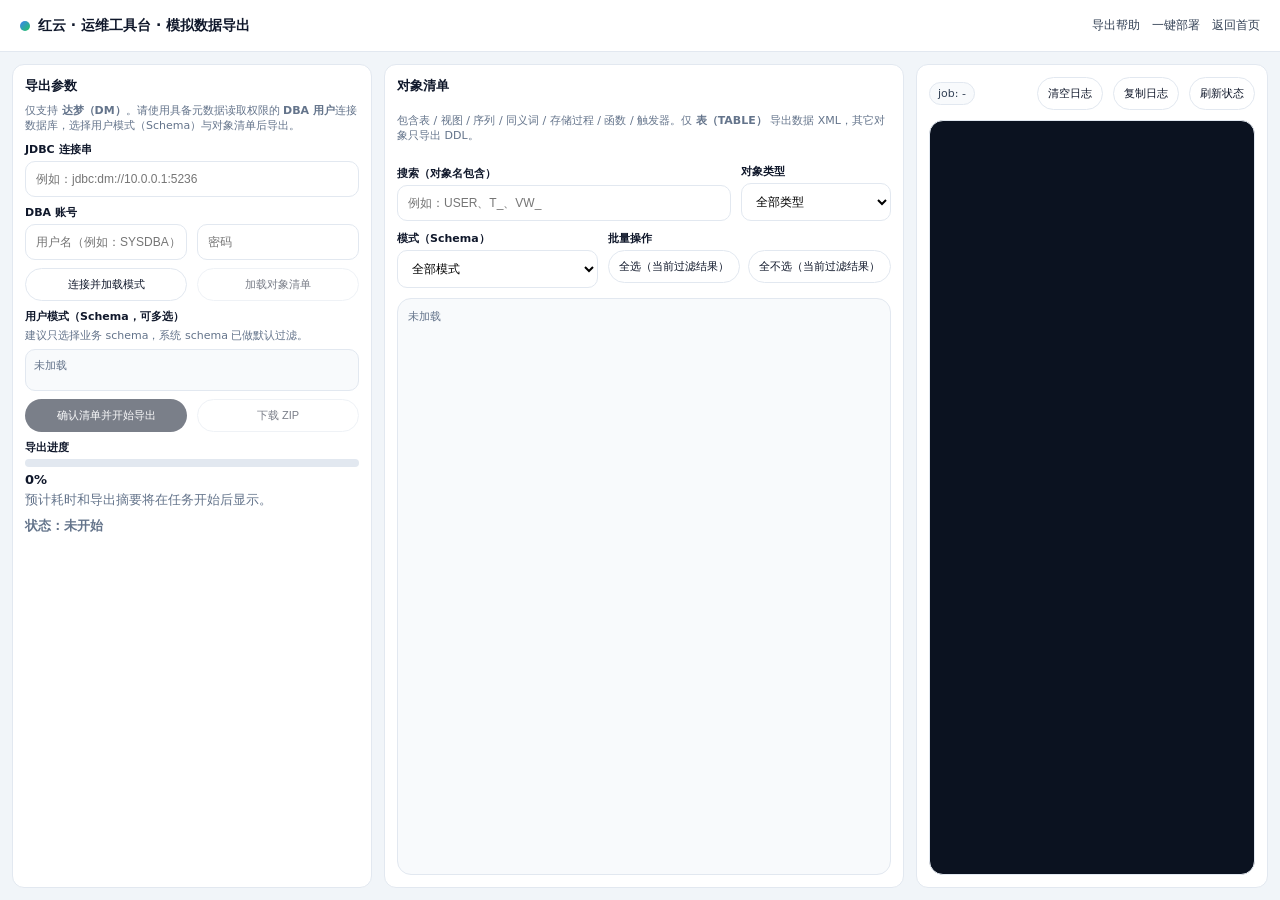
<file: src/main/resources/static/export.html>
<!DOCTYPE html>
<html lang="zh-CN">
<head>
    <meta charset="UTF-8" />
    <meta name="viewport" content="width=device-width, initial-scale=1" />
    <title>红云公务员干部产品工具 - 模拟数据导出</title>
    <style>
        :root { color-scheme: light; }
        * { box-sizing: border-box; }
        html, body { margin: 0; height: 100%; background: #f1f5f9; color: #0f172a; font-family: system-ui, -apple-system, BlinkMacSystemFont, "Segoe UI", sans-serif; }
        a { color: inherit; text-decoration: none; }
        a:hover { text-decoration: underline; }

        .shell { height: 100vh; display: flex; flex-direction: column; overflow: hidden; }
        .nav {
            height: 52px;
            padding: 0 20px;
            display: flex;
            align-items: center;
            justify-content: space-between;
            border-bottom: 1px solid #e2e8f0;
            background: #ffffff;
        }
        .nav-left { display: flex; align-items: center; gap: 8px; }
        .logo-dot { width: 10px; height: 10px; border-radius: 999px; background: linear-gradient(135deg, #3b82f6, #22c55e); }
        .nav-title { font-size: 14px; font-weight: 700; }
        .nav-right { display: flex; align-items: center; gap: 12px; }
        .nav-link { font-size: 12px; color: #334155; }

        /* 三列布局：参数 / 对象清单 / 日志（说明：对象清单单独一列，提升可视面积与可操作性） */
        .body { flex: 1; min-height: 0; display: grid; grid-template-columns: 360px 520px 1fr; gap: 12px; padding: 12px; overflow: hidden; }
        .panel { background: #ffffff; border: 1px solid #e2e8f0; border-radius: 12px; padding: 12px; min-height: 0; display: flex; flex-direction: column; }
        .panel-body { flex: 1; overflow: visible; }
        .panel h2 { margin: 0 0 8px; font-size: 13px; }
        .muted { color: #64748b; font-size: 11px; line-height: 1.4; }

        .form-group { margin: 8px 0; }
        label { display: block; font-size: 11px; font-weight: 600; color: #0f172a; margin: 0 0 4px; }
        select, input[type="text"] {
            width: 100%;
            padding: 10px 10px;
            border-radius: 10px;
            border: 1px solid #e2e8f0;
            background: #ffffff;
            font-size: 12px;
            outline: none;
        }
        .row { display: flex; gap: 10px; align-items: center; }
        .row > * { flex: 1; }

        .checks { display: grid; grid-template-columns: 1fr 1fr; gap: 10px; }
        .check {
            display: flex;
            align-items: center;
            gap: 8px;
            padding: 8px;
            border-radius: 10px;
            border: 1px solid #e2e8f0;
            background: #f8fafc;
        }
        .check input { width: 14px; height: 14px; }
        .check-title { font-size: 11px; font-weight: 700; }
        .check-desc { font-size: 10px; color: #64748b; margin-top: 1px; }

        .btn {
            border-radius: 999px;
            padding: 8px 10px;
            font-size: 11px;
            border: 1px solid transparent;
            cursor: pointer;
            background: #0f172a;
            color: #f9fafb;
            white-space: nowrap;
        }
        .btn-secondary { background: #ffffff; color: #0f172a; border-color: #e2e8f0; }
        .btn:disabled { opacity: .55; cursor: not-allowed; }

        .log-panel { display: flex; flex-direction: column; gap: 10px; min-height: 0; }
        .log-actions { display: flex; align-items: center; justify-content: space-between; gap: 10px; }
        .log-box {
            flex: 1;
            min-height: 0;
            border-radius: 14px;
            border: 1px solid #e2e8f0;
            background: #0b1220;
            color: #e2e8f0;
            padding: 12px;
            overflow: auto;
            font-family: ui-monospace, SFMono-Regular, Menlo, Monaco, Consolas, "Liberation Mono", "Courier New", monospace;
            font-size: 12px;
            line-height: 1.45;
            white-space: pre-wrap;
        }
        
        /* 用户模式选择区域样式 */
        .schema-select-box {
            overflow: visible;
            border-radius: 10px;
            border: 1px solid #e2e8f0;
            background: #f8fafc;
            padding: 8px;
            font-family: inherit;
            white-space: normal;
            word-wrap: break-word;
            width: 100%;
            box-sizing: border-box;
        }
        
        /* 用户模式选择区域内部布局 */
        .schema-select-box > div:first-child {
            display: flex;
            gap: 8px;
            align-items: center;
            flex-wrap: wrap;
            margin-bottom: 8px;
        }
        
        .schema-select-box > div:last-child {
            display: grid;
            grid-template-columns: repeat(auto-fill, minmax(120px, 1fr));
            gap: 6px;
        }
        

        .pill { font-size: 11px; padding: 4px 8px; border-radius: 999px; border: 1px solid #e2e8f0; background: #f8fafc; color: #334155; }

        /* 对象清单列：让列表区域可滚动 */
        .object-panel { display: flex; flex-direction: column; gap: 10px; min-height: 0; }
        .object-filters { display: grid; grid-template-columns: 1fr 150px; gap: 10px; align-items: end; }
        .object-filters-2 { display: grid; grid-template-columns: 1fr 1fr; gap: 10px; }
        .object-list {
            flex: 1;
            min-height: 0;
            overflow: auto;
            border-radius: 14px;
            border: 1px solid #e2e8f0;
            background: #f8fafc;
            padding: 10px;
        }
        .badge {
            display: inline-flex;
            align-items: center;
            gap: 6px;
            font-size: 11px;
            padding: 3px 8px;
            border-radius: 999px;
            border: 1px solid #e2e8f0;
            background: #ffffff;
            color: #334155;
            white-space: nowrap;
        }
        .badge-strong { border-color: rgba(59,130,246,.35); background: rgba(59,130,246,.08); color: #1d4ed8; }
        .badge-warn { border-color: rgba(34,197,94,.35); background: rgba(34,197,94,.10); color: #166534; }
        .obj-item {
            display: flex;
            align-items: flex-start;
            gap: 10px;
            padding: 10px;
            border-radius: 12px;
            border: 1px solid #e2e8f0;
            background: #ffffff;
            margin-bottom: 8px;
        }
        .obj-item:last-child { margin-bottom: 0; }
        .obj-item input { margin-top: 3px; width: 16px; height: 16px; flex: 0 0 auto; }
        .obj-main { flex: 1; min-width: 0; }
        .obj-title {
            font-size: 12px;
            font-weight: 800;
            color: #0f172a;
            line-height: 1.3;
            word-break: break-all;
        }
        .obj-meta { margin-top: 6px; display: flex; flex-wrap: wrap; gap: 6px; }

        /* 导出进度条 */
        .progress-shell {
            width: 100%;
            height: 8px;
            border-radius: 999px;
            background: #e2e8f0;
            overflow: hidden;
        }
        .progress-bar-fill {
            height: 100%;
            width: 0;
            background: linear-gradient(90deg, #3b82f6, #22c55e);
            transition: width .25s ease-out;
        }
        #progressText {
            font-size: 13px;
            font-weight: 600;
            color: #0f172a;
        }
        #progressDetail {
            font-size: 13px;
        }

        /* 状态文本高亮（成功/失败/进行中） */
        #statusText {
            font-size: 13px;
            font-weight: 600;
        }
        .status-ok { color: #16a34a; }
        .status-fail { color: #dc2626; }
        .status-running { color: #2563eb; }
        .status-pending { color: #64748b; }

        /* 帮助手册弹窗样式（复用一键部署帮助的风格） */
        .mockdata-help-modal-backdrop {
            position: fixed;
            inset: 0;
            background: rgba(15,23,42,0.45);
            display: none;
            align-items: center;
            justify-content: center;
            z-index: 20000;
        }
        .mockdata-help-modal {
            width: 100%;
            max-width: 1080px;
            height: 80vh;
            background: #ffffff;
            border-radius: 18px;
            box-shadow: 0 22px 70px rgba(15,23,42,0.35);
            display: flex;
            flex-direction: column;
        }
        .mockdata-help-modal-header {
            padding: 12px 16px;
            border-bottom: 1px solid #e2e8f0;
            display: flex;
            align-items: center;
            justify-content: space-between;
        }
        .mockdata-help-modal-title {
            font-size: 14px;
            font-weight: 600;
            color: #0f172a;
        }
        .mockdata-help-modal-close {
            border: none;
            background: transparent;
            cursor: pointer;
            font-size: 18px;
            line-height: 1;
            color: #64748b;
        }
        .mockdata-help-modal-body {
            flex: 1;
            min-height: 0;
        }
        .mockdata-help-modal-body iframe {
            width: 100%;
            height: 100%;
            border: none;
        }

        @media (max-width: 980px) {
            /* 小屏幕降级：三列变单列（说明：避免横向滚动） */
            .body { grid-template-columns: 1fr; }
        }
    </style>
</head>
<body>
<div class="shell">
    <header class="nav">
        <div class="nav-left">
            <span class="logo-dot" aria-hidden="true"></span>
            <span class="nav-title">红云 · 运维工具台 · 模拟数据导出</span>
        </div>
        <div class="nav-right">
            <!-- 模拟数据导出帮助手册入口：以弹窗方式打开，避免跳转新页面 -->
            <a class="nav-link" href="javascript:void(0)" onclick="openMockdataHelpModal(); return false;">导出帮助</a>
            <a class="nav-link" href="deploy.html">一键部署</a>
            <a class="nav-link" href="index.html">返回首页</a>
        </div>
    </header>

    <div class="body">
        <section class="panel" aria-label="导出参数">
            <h2>导出参数</h2>
            <div class="panel-body">
                <div class="muted">
                    仅支持 <strong>达梦（DM）</strong>。请使用具备元数据读取权限的 <strong>DBA 用户</strong>连接数据库，选择用户模式（Schema）与对象清单后导出。
                </div>

            <div class="form-group">
                <label for="jdbcUrl">JDBC 连接串</label>
                <input id="jdbcUrl" type="text" placeholder="例如：jdbc:dm://10.0.0.1:5236" />
            </div>

            <div class="form-group">
                <label>DBA 账号</label>
                <div class="row">
                    <input id="dbUsername" type="text" placeholder="用户名（例如：SYSDBA）" />
                    <input id="dbPassword" type="text" placeholder="密码" />
                </div>
            </div>

            <div class="form-group">
                <div class="row">
                    <button type="button" class="btn btn-secondary" id="btnLoadSchemas" onclick="loadSchemas()">连接并加载模式</button>
                    <button type="button" class="btn btn-secondary" id="btnLoadObjects" onclick="loadObjects()" disabled>加载对象清单</button>
                </div>
            </div>

            <div class="form-group">
                <label>用户模式（Schema，可多选）</label>
                <div class="muted" style="margin-bottom:6px;">建议只选择业务 schema，系统 schema 已做默认过滤。</div>
                <div id="schemaBox" class="schema-select-box"></div>
            </div>

            <div class="form-group">
                <div class="row">
                    <button type="button" class="btn" id="btnStart" onclick="startExport()" disabled>确认清单并开始导出</button>
                    <button type="button" class="btn btn-secondary" id="btnDownload" onclick="downloadZip()" disabled>下载 ZIP</button>
                </div>
            </div>

            <div class="form-group">
                <label>导出进度</label>
                <div class="progress-shell">
                    <div id="progressBar" class="progress-bar-fill"></div>
                </div>
                <div class="muted" id="progressText" style="margin-top:4px;">0%</div>
                <div class="muted" id="progressDetail" style="margin-top:2px;">预计耗时和导出摘要将在任务开始后显示。</div>
            </div>

            <div class="muted" id="statusText">状态：未开始</div>
            </div>
        </section>

        <!-- 对象清单：单独一列（说明：列表过长时更易浏览与勾选） -->
        <section class="panel object-panel" aria-label="对象清单">
            <h2>对象清单</h2>
            <div class="muted" style="margin-bottom:10px;">
                包含表 / 视图 / 序列 / 同义词 / 存储过程 / 函数 / 触发器。仅 <strong>表（TABLE）</strong> 导出数据 XML，其它对象只导出 DDL。
            </div>
            <div class="object-filters">
                <div class="form-group" style="margin:0;">
                    <label for="objSearch">搜索（对象名包含）</label>
                    <input id="objSearch" type="text" placeholder="例如：USER、T_、VW_" />
                </div>
                <div class="form-group" style="margin:0;">
                    <label for="objTypeFilter">对象类型</label>
                    <select id="objTypeFilter">
                        <option value="">全部类型</option>
                        <option value="TABLE">TABLE（表）</option>
                        <option value="VIEW">VIEW（视图）</option>
                        <option value="SEQUENCE">SEQUENCE（序列）</option>
                        <option value="SYNONYM">SYNONYM（同义词）</option>
                        <option value="PROCEDURE">PROCEDURE（过程）</option>
                        <option value="FUNCTION">FUNCTION（函数）</option>
                        <option value="TRIGGER">TRIGGER（触发器）</option>
                    </select>
                </div>
            </div>
            <div class="object-filters-2">
                <div class="form-group" style="margin:0;">
                    <label for="objSchemaFilter">模式（Schema）</label>
                    <select id="objSchemaFilter">
                        <option value="">全部模式</option>
                    </select>
                </div>
                <div class="form-group" style="margin:0;">
                    <label>批量操作</label>
                    <div class="row" style="gap:8px;">
                        <button type="button" class="btn btn-secondary" onclick="toggleAllObjects(true)">全选（当前过滤结果）</button>
                        <button type="button" class="btn btn-secondary" onclick="toggleAllObjects(false)">全不选（当前过滤结果）</button>
                    </div>
                </div>
            </div>
            <div id="objectBox" class="object-list"></div>
        </section>

        <section class="panel log-panel" aria-label="导出日志">
            <div class="log-actions">
                <div class="pill" id="pillJob">job: -</div>
                <div class="row" style="max-width: 460px;">
                    <button type="button" class="btn btn-secondary" onclick="clearLog()">清空日志</button>
                    <!-- 复制当前导出任务的右侧日志内容（整段文本） -->
                    <button type="button" class="btn btn-secondary" onclick="copyLogToClipboard()" title="复制当前导出日志">复制日志</button>
                    <button type="button" class="btn btn-secondary" onclick="pollStatusOnce()">刷新状态</button>
                </div>
            </div>
            <div id="logBox" class="log-box"></div>
        </section>
    </div>
</div>

<script src="js/message.js"></script>
<script src="js/export.js"></script>

<!-- 模拟数据导出帮助手册弹窗：内嵌 mockdata-help.html 文档页面 -->
<div id="mockdataHelpModalBackdrop" class="mockdata-help-modal-backdrop" role="dialog" aria-modal="true" aria-label="模拟数据导出帮助手册">
    <div class="mockdata-help-modal">
        <header class="mockdata-help-modal-header">
            <div class="mockdata-help-modal-title">模拟数据导出帮助手册</div>
            <button type="button" class="mockdata-help-modal-close" onclick="closeMockdataHelpModal()" aria-label="关闭">×</button>
        </header>
        <div class="mockdata-help-modal-body">
            <iframe src="mockdata-help.html" title="模拟数据导出帮助手册"></iframe>
        </div>
    </div>
</div>

<script>
    // 打开/关闭模拟数据导出帮助手册弹窗
    function openMockdataHelpModal() {
        var el = document.getElementById('mockdataHelpModalBackdrop');
        if (el) {
            el.style.display = 'flex';
        }
    }
    function closeMockdataHelpModal() {
        var el = document.getElementById('mockdataHelpModalBackdrop');
        if (el) {
            el.style.display = 'none';
        }
    }
</script>
</body>
</html>
</file>
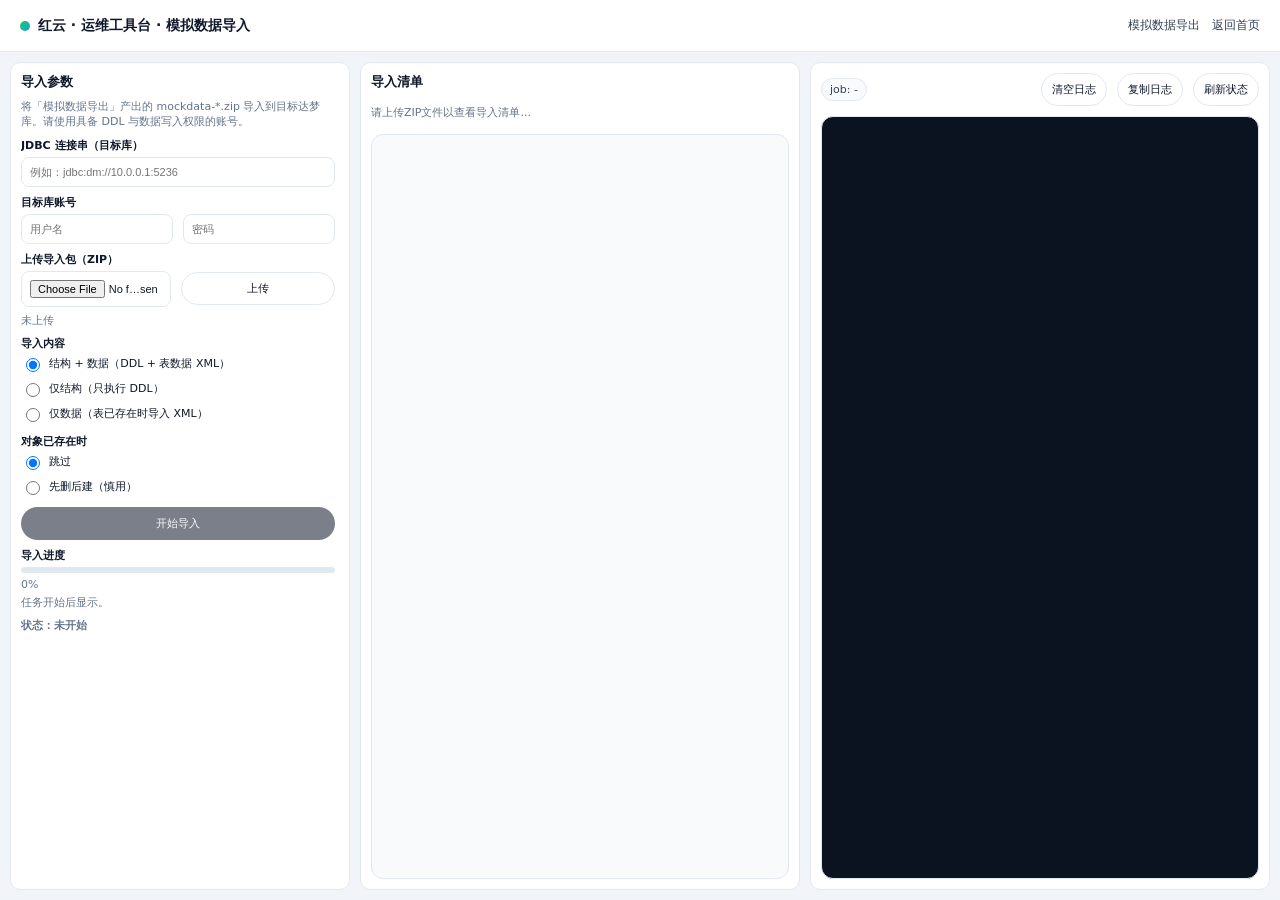
<file: src/main/resources/static/mock-import.html>
<!DOCTYPE html>
<html lang="zh-CN">
<head>
    <meta charset="UTF-8" />
    <meta name="viewport" content="width=device-width, initial-scale=1" />
    <title>红云公务员干部产品工具 - 模拟数据导入</title>
    <style>
        :root { color-scheme: light; }
        * { box-sizing: border-box; }
        html, body { margin: 0; height: 100%; background: #f1f5f9; color: #0f172a; font-family: system-ui, -apple-system, BlinkMacSystemFont, "Segoe UI", sans-serif; }
        a { color: inherit; text-decoration: none; }
        a:hover { text-decoration: underline; }

        .shell { height: 100vh; display: flex; flex-direction: column; overflow: hidden; }
        .nav {
            height: 52px;
            padding: 0 20px;
            display: flex;
            align-items: center;
            justify-content: space-between;
            border-bottom: 1px solid #e2e8f0;
            background: #ffffff;
        }
        .nav-left { display: flex; align-items: center; gap: 8px; }
        .logo-dot { width: 10px; height: 10px; border-radius: 999px; background: linear-gradient(135deg, #22c55e, #0ea5e9); }
        .nav-title { font-size: 14px; font-weight: 700; }
        .nav-right { display: flex; align-items: center; gap: 12px; }
        .nav-link { font-size: 12px; color: #334155; }

        /* 三列布局：参数 / 对象清单 / 日志（说明：对象清单单独一列，提升可视面积与可操作性） */
        .body { flex: 1; min-height: 0; display: grid; grid-template-columns: 340px 440px 1fr; gap: 10px; padding: 10px; overflow: hidden; }
        .panel { background: #ffffff; border: 1px solid #e2e8f0; border-radius: 10px; padding: 10px; min-height: 0; display: flex; flex-direction: column; }
        .panel-body { flex: 1; overflow-y: auto; padding-right: 4px; }
        
        /* 左侧参数面板样式优化 */
        .panel-body::-webkit-scrollbar { width: 6px; }
        .panel-body::-webkit-scrollbar-track { background: #f1f5f9; border-radius: 3px; }
        .panel-body::-webkit-scrollbar-thumb { background: #cbd5e1; border-radius: 3px; }
        .panel-body::-webkit-scrollbar-thumb:hover { background: #94a3b8; }
        .panel h2 { margin: 0 0 8px; font-size: 13px; }
        .muted { color: #64748b; font-size: 11px; line-height: 1.4; }

        .form-group { margin: 8px 0; }
        label { display: block; font-size: 11px; font-weight: 600; color: #0f172a; margin: 0 0 4px; }
        select, input[type="text"], input[type="file"] {
            width: 100%;
            padding: 8px;
            border-radius: 8px;
            border: 1px solid #e2e8f0;
            background: #ffffff;
            font-size: 11px;
            outline: none;
        }
        .row { display: flex; gap: 10px; align-items: center; }
        .row > * { flex: 1; }

        .btn {
            border-radius: 999px;
            padding: 8px 10px;
            font-size: 11px;
            border: 1px solid transparent;
            cursor: pointer;
            background: #0f172a;
            color: #f9fafb;
            white-space: nowrap;
        }
        .btn-secondary { background: #ffffff; color: #0f172a; border-color: #e2e8f0; }
        .btn:disabled { opacity: .55; cursor: not-allowed; }

        .log-panel { display: flex; flex-direction: column; gap: 10px; min-height: 0; }
        .log-actions { display: flex; align-items: center; justify-content: space-between; gap: 10px; }
        .log-box {
            flex: 1;
            min-height: 0;
            border-radius: 12px;
            border: 1px solid #e2e8f0;
            background: #0b1220;
            color: #e2e8f0;
            padding: 10px;
            overflow: auto;
            font-family: ui-monospace, SFMono-Regular, Menlo, Monaco, Consolas, monospace;
            font-size: 11px;
            line-height: 1.4;
            white-space: pre-wrap;
        }
        .pill { font-size: 11px; padding: 4px 8px; border-radius: 999px; border: 1px solid #e2e8f0; background: #f8fafc; color: #334155; }

        .progress-shell { width: 100%; height: 6px; border-radius: 999px; background: #e2e8f0; overflow: hidden; margin-bottom: 4px; }
        .progress-bar-fill { height: 100%; width: 0; background: linear-gradient(90deg, #22c55e, #0ea5e9); transition: width .25s ease-out; }
        #statusText { font-size: 11px; font-weight: 600; }
        .status-ok { color: #16a34a; }
        .status-fail { color: #dc2626; }
        .status-running { color: #2563eb; }
        .status-pending { color: #64748b; }

        .schema-list { max-height: 60px; overflow-y: auto; border: 1px solid #e2e8f0; border-radius: 6px; padding: 4px; background: #f8fafc; }
        .schema-list label { display: flex; align-items: center; gap: 4px; padding: 1px 0; font-size: 10px; }
        .schema-list input { width: 12px; height: 12px; }
        .checks { display: grid; grid-template-columns: 1fr 1fr; gap: 10px; }
        .check {
            display: flex;
            align-items: center;
            gap: 6px;
            padding: 6px 8px;
            border-radius: 8px;
            border: 1px solid #e2e8f0;
            background: #f8fafc;
        }
        .check input { width: 14px; height: 14px; }
        .check-title { font-size: 11px; font-weight: 700; }
        .check-desc { font-size: 10px; color: #64748b; margin-top: 1px; }

        .radio-group { display: flex; flex-direction: column; gap: 4px; }
        .radio-group label { display: flex; align-items: center; gap: 6px; font-weight: normal; font-size: 11px; }
        .radio-group input { width: 14px; height: 14px; }

        /* 对象清单列：让列表区域可滚动 */
        .object-panel { display: flex; flex-direction: column; gap: 6px; min-height: 0; }
        .object-list {
            flex: 1;
            min-height: 0;
            overflow-y: auto;
            border-radius: 12px;
            border: 1px solid #e2e8f0;
            background: #f8fafc;
            padding: 6px;
        }
        
        /* 对象清单滚动条样式 */
        .object-list::-webkit-scrollbar { width: 6px; }
        .object-list::-webkit-scrollbar-track { background: #f1f5f9; border-radius: 3px; }
        .object-list::-webkit-scrollbar-thumb { background: #cbd5e1; border-radius: 3px; }
        .object-list::-webkit-scrollbar-thumb:hover { background: #94a3b8; }
        .badge {
            display: inline-flex;
            align-items: center;
            gap: 4px;
            font-size: 10px;
            padding: 2px 6px;
            border-radius: 999px;
            border: 1px solid #e2e8f0;
            background: #ffffff;
            color: #334155;
            white-space: nowrap;
        }
        .badge-strong { border-color: rgba(59,130,246,.35); background: rgba(59,130,246,.08); color: #1d4ed8; }
        .badge-warn { border-color: rgba(34,197,94,.35); background: rgba(34,197,94,.10); color: #166534; }
        .obj-item {
            display: flex;
            align-items: flex-start;
            gap: 8px;
            padding: 6px 8px;
            border-radius: 8px;
            border: 1px solid #e2e8f0;
            background: #ffffff;
            margin-bottom: 4px;
        }
        .obj-item:last-child { margin-bottom: 0; }
        .obj-item input { margin-top: 3px; width: 16px; height: 16px; flex: 0 0 auto; }
        .obj-main { flex: 1; min-width: 0; }
        .obj-title {
            font-size: 11px;
            font-weight: 700;
            color: #0f172a;
            line-height: 1.2;
            word-break: break-all;
        }
        .obj-title .comment {
            font-weight: normal;
            color: #64748b;
        }
        .obj-meta { margin-top: 3px; display: flex; flex-wrap: wrap; gap: 4px; }

        /* 导入结果区 */
        .result-box {
            border: 1px solid #e2e8f0;
            border-radius: 12px;
            background: #ffffff;
            padding: 8px;
            margin-bottom: 8px;
            /* 说明：结果区内容过长时在区域内滚动，避免撑出可视范围 */
            max-height: 260px;
            overflow-y: auto;
        }
        .result-actions { display: flex; gap: 8px; flex-wrap: wrap; margin-top: 6px; }
        .result-kv { display: grid; grid-template-columns: 1fr 1fr; gap: 6px; margin-top: 6px; }
        .result-kv .pill { background: #ffffff; }
        .fail-list { margin-top: 6px; border-top: 1px dashed #e2e8f0; padding-top: 6px; }
        .fail-item { font-size: 11px; color: #0f172a; margin: 4px 0; }
        .fail-item .muted { font-size: 10px; }

        @media (max-width: 980px) {
            /* 小屏幕降级：三列变单列（说明：避免横向滚动） */
            .body { grid-template-columns: 1fr; }
        }
    </style>
</head>
<body>
<div class="shell">
    <header class="nav">
        <div class="nav-left">
            <span class="logo-dot" aria-hidden="true"></span>
            <span class="nav-title">红云 · 运维工具台 · 模拟数据导入</span>
        </div>
        <div class="nav-right">
            <a class="nav-link" href="export.html">模拟数据导出</a>
            <a class="nav-link" href="index.html">返回首页</a>
        </div>
    </header>

    <div class="body">
        <section class="panel" aria-label="导入参数">
            <h2>导入参数</h2>
            <div class="panel-body">
                <div class="muted">将「模拟数据导出」产出的 mockdata-*.zip 导入到目标达梦库。请使用具备 DDL 与数据写入权限的账号。</div>

                <div class="form-group">
                    <label for="jdbcUrl">JDBC 连接串（目标库）</label>
                    <input id="jdbcUrl" type="text" placeholder="例如：jdbc:dm://10.0.0.1:5236" />
                </div>
                <div class="form-group">
                    <label>目标库账号</label>
                    <div class="row">
                        <input id="dbUsername" type="text" placeholder="用户名" />
                        <input id="dbPassword" type="text" placeholder="密码" />
                    </div>
                </div>

            <div class="form-group">
                <label>上传导入包（ZIP）</label>
                <div class="row">
                    <input id="zipFile" type="file" accept=".zip" />
                    <button type="button" class="btn btn-secondary" id="btnUpload" onclick="uploadZip()">上传</button>
                </div>
                <div class="muted" id="uploadStatus" style="margin-top:6px;">未上传</div>
            </div>

                <div class="form-group">
                    <label>导入内容</label>
                    <div class="radio-group" id="ddlModeGroup">
                        <label><input type="radio" name="ddlMode" value="STRUCTURE_AND_DATA" checked />结构 + 数据（DDL + 表数据 XML）</label>
                        <label><input type="radio" name="ddlMode" value="ONLY_STRUCTURE" />仅结构（只执行 DDL）</label>
                        <label><input type="radio" name="ddlMode" value="ONLY_DATA" />仅数据（表已存在时导入 XML）</label>
                    </div>
                </div>
                <div class="form-group">
                    <label>对象已存在时</label>
                    <div class="radio-group" id="whenExistsGroup">
                        <label><input type="radio" name="whenExists" value="SKIP" checked />跳过</label>
                        <label><input type="radio" name="whenExists" value="DROP_AND_RECREATE" />先删后建（慎用）</label>
                    </div>
                </div>

                <div class="form-group">
                    <div class="row">
                        <button type="button" class="btn" id="btnStart" onclick="startImport()" disabled>开始导入</button>
                    </div>
                </div>
                <div class="form-group">
                    <label>导入进度</label>
                    <div class="progress-shell">
                        <div id="progressBar" class="progress-bar-fill"></div>
                    </div>
                    <div class="muted" id="progressText" style="margin-top:4px;">0%</div>
                    <div class="muted" id="progressDetail" style="margin-top:2px;">任务开始后显示。</div>
                </div>
                <div class="muted" id="statusText">状态：未开始</div>

                <!-- 导入结果：放在左侧第一列最底部（说明：包含成功/失败概览、失败清单与报告下载） -->
                <div id="resultBox" class="result-box" style="display:none;margin-top:10px;">
                    <div style="display:flex;align-items:center;justify-content:space-between;gap:8px;">
                        <div style="font-weight:800;font-size:12px;color:#0f172a;">导入结果</div>
                        <div class="pill" id="resultJobPill">job: -</div>
                    </div>
                    <div class="muted" id="resultSummary" style="margin-top:4px;">-</div>
                    <div class="result-actions">
                        <button type="button" class="btn btn-secondary" id="btnDownloadJson" onclick="downloadImportReport('json')" disabled>下载 JSON 报告</button>
                        <button type="button" class="btn btn-secondary" id="btnDownloadTxt" onclick="downloadImportReport('txt')" disabled>下载 TXT 报告</button>
                        <button type="button" class="btn btn-secondary" onclick="loadImportReport()">刷新结果</button>
                    </div>
                    <div class="fail-list" id="failList"></div>
                </div>
            </div>
        </section>

        <!-- 对象清单：单独一列（说明：列表过长时更易浏览与勾选） -->
        <section class="panel object-panel" aria-label="对象清单">
            <h2>导入清单</h2>
            <div id="importSummary" class="muted" style="margin-bottom:8px;font-size:11px;">
                请上传ZIP文件以查看导入清单...
            </div>
            <div class="form-group" id="schemaSection" style="display:none;">
                <label>选择要导入的 Schema</label>
                <div id="schemaBox" class="schema-list"></div>
            </div>
            <div id="objectBox" class="object-list"></div>
        </section>

        <section class="panel log-panel" aria-label="导入日志">
            <div class="log-actions">
                <div class="pill" id="pillJob">job: -</div>
                <div class="row" style="max-width: 360px;">
                    <button type="button" class="btn btn-secondary" onclick="clearLog()">清空日志</button>
                    <!-- 复制当前导入任务的右侧日志内容（整段文本） -->
                    <button type="button" class="btn btn-secondary" onclick="copyLogToClipboard()" title="复制当前导入日志">复制日志</button>
                    <button type="button" class="btn btn-secondary" onclick="pollStatusOnce()">刷新状态</button>
                </div>
            </div>
            <div id="logBox" class="log-box"></div>
        </section>
    </div>
</div>

<script src="js/message.js"></script>
<script src="js/mock-import.js"></script>
</body>
</html>
</file>
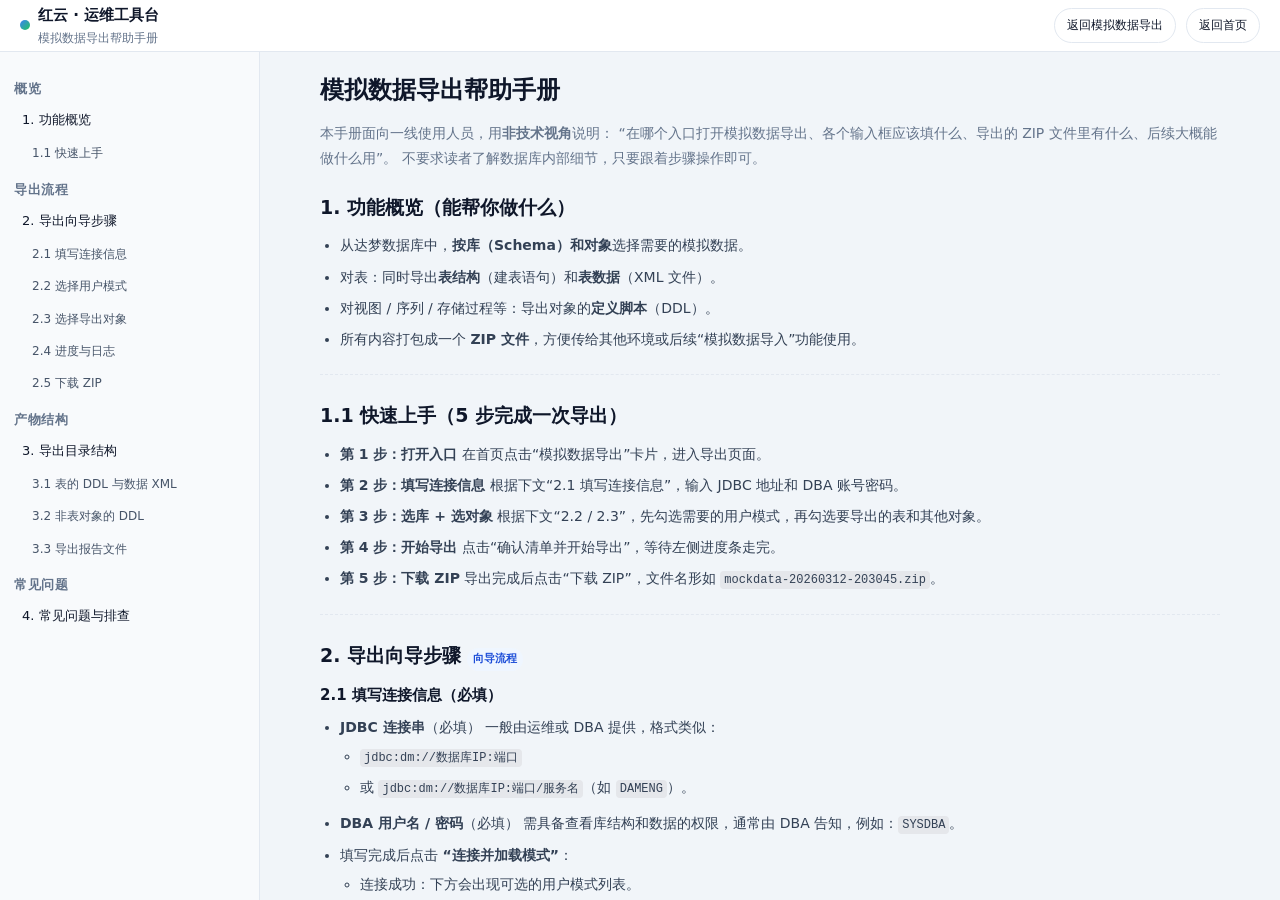
<file: src/main/resources/static/mockdata-help.html>
<!DOCTYPE html>
<html lang="zh-CN">
<head>
    <meta charset="UTF-8">
    <title>模拟数据导出帮助手册</title>
    <meta name="viewport" content="width=device-width, initial-scale=1">
    <style>
        :root { color-scheme: light; }
        * { box-sizing: border-box; }
        html, body { margin: 0; height: 100%; overflow: hidden; }
        body {
            font-family: system-ui, -apple-system, BlinkMacSystemFont, "Segoe UI", sans-serif;
            background: #f1f5f9;
            color: #0f172a;
            font-size: 14px;
            line-height: 1.7;
        }
        a { color: inherit; text-decoration: none; }
        a:hover { text-decoration: underline; }
        code {
            font-family: ui-monospace, SFMono-Regular, Menlo, Monaco, Consolas, "Liberation Mono", "Courier New", monospace;
            font-size: 12px;
            background: #e5e7eb;
            padding: 2px 4px;
            border-radius: 4px;
        }

        .layout { display: flex; flex-direction: column; height: 100vh; min-height: 0; overflow: hidden; }
        .topbar {
            height: 52px;
            padding: 0 20px;
            display: flex;
            align-items: center;
            justify-content: space-between;
            border-bottom: 1px solid #e2e8f0;
            background: #ffffff;
        }
        .topbar-left { display: flex; align-items: center; gap: 8px; }
        .topbar-logo-dot {
            width: 10px; height: 10px; border-radius: 999px;
            background: linear-gradient(135deg, #3b82f6, #22c55e);
        }
        .topbar-title { font-size: 15px; font-weight: 600; color: #0f172a; }
        .topbar-subtitle { font-size: 12px; color: #64748b; }
        .topbar-actions { display: flex; align-items: center; gap: 10px; }
        .btn {
            border-radius: 999px;
            padding: 6px 12px;
            font-size: 12px;
            border: 1px solid #e2e8f0;
            cursor: pointer;
            background: #ffffff;
            color: #0f172a;
        }
        .btn:hover { filter: brightness(0.97); }

        .content-shell { flex: 1; display: flex; min-height: 0; overflow: hidden; }
        .sidebar {
            width: 260px;
            flex-shrink: 0;
            border-right: 1px solid #e2e8f0;
            background: #f8fafc;
            padding: 16px 14px;
            overflow-y: auto;
            min-height: 0;
        }
        .sidebar-section-title {
            font-size: 13px;
            font-weight: 600;
            color: #64748b;
            text-transform: uppercase;
            letter-spacing: .04em;
            margin: 10px 0 4px;
        }
        .toc-list { list-style: none; margin: 0; padding: 0; }
        .toc-item { margin: 2px 0; }
        .toc-link {
            display: block;
            padding: 5px 8px;
            border-radius: 6px;
            font-size: 13px;
            color: #0f172a;
        }
        .toc-link.small { font-size: 12px; color: #475569; padding-left: 18px; }
        .toc-link:hover { background: #e5edff; text-decoration: none; }

        .doc-main { flex: 1; min-height: 0; padding: 18px 24px 32px; overflow-y: auto; }
        .doc-main-inner { max-width: 900px; margin: 0 auto; }
        .doc-main h1 { font-size: 24px; margin: 0 0 10px; }
        .doc-main .doc-intro { font-size: 14px; color: #64748b; margin-bottom: 20px; line-height: 1.8; }
        .doc-section { margin-bottom: 24px; padding-bottom: 12px; border-bottom: 1px dashed #e2e8f0; }
        .doc-section:last-of-type { border-bottom: none; }
        .doc-section h2 { font-size: 19px; margin: 6px 0 10px; }
        .doc-section h3 { font-size: 15px; margin: 12px 0 6px; }
        .doc-section p { font-size: 14px; margin: 4px 0 10px; color: #334155; line-height: 1.8; }
        .doc-section ul { margin: 4px 0 10px 20px; padding: 0; font-size: 14px; color: #334155; line-height: 1.8; }
        .doc-section li { margin: 0 0 6px; }
        .doc-tag {
            display: inline-flex;
            align-items: center;
            font-size: 11px;
            padding: 2px 6px;
            border-radius: 999px;
            background: #eff6ff;
            color: #1d4ed8;
            margin-left: 6px;
        }

        @media (max-width: 900px) {
            .sidebar { display: none; }
            .doc-main { padding: 14px 14px 24px; }
        }

        /* 在 iframe 中展示时隐藏顶部导航，只保留目录 + 内容区域；同样禁止整页滚动 */
        body.embedded .topbar { display: none; }
        body.embedded .layout { height: 100%; }
        body.embedded .content-shell { flex: 1; min-height: 0; }
    </style>
</head>
<body>
<div class="layout">
    <header class="topbar">
        <div class="topbar-left">
            <span class="topbar-logo-dot" aria-hidden="true"></span>
            <div>
                <div class="topbar-title">红云 · 运维工具台</div>
                <div class="topbar-subtitle">模拟数据导出帮助手册</div>
            </div>
        </div>
        <div class="topbar-actions">
            <a href="export.html" class="btn">返回模拟数据导出</a>
            <a href="index.html" class="btn">返回首页</a>
        </div>
    </header>

    <div class="content-shell">
        <!-- 左侧目录 -->
        <aside class="sidebar" aria-label="模拟数据导出文档目录">
            <div class="sidebar-section">
                <div class="sidebar-section-title">概览</div>
                <ul class="toc-list">
                    <li class="toc-item"><a class="toc-link" href="#section-overview">1. 功能概览</a></li>
                    <li class="toc-item"><a class="toc-link small" href="#section-quickstart">1.1 快速上手</a></li>
                </ul>
            </div>

            <div class="sidebar-section">
                <div class="sidebar-section-title">导出流程</div>
                <ul class="toc-list">
                    <li class="toc-item"><a class="toc-link" href="#section-steps">2. 导出向导步骤</a></li>
                    <li class="toc-item"><a class="toc-link small" href="#section-conn">2.1 填写连接信息</a></li>
                    <li class="toc-item"><a class="toc-link small" href="#section-schema">2.2 选择用户模式</a></li>
                    <li class="toc-item"><a class="toc-link small" href="#section-objects">2.3 选择导出对象</a></li>
                    <li class="toc-item"><a class="toc-link small" href="#section-progress">2.4 进度与日志</a></li>
                    <li class="toc-item"><a class="toc-link small" href="#section-download">2.5 下载 ZIP</a></li>
                </ul>
            </div>

            <div class="sidebar-section">
                <div class="sidebar-section-title">产物结构</div>
                <ul class="toc-list">
                    <li class="toc-item"><a class="toc-link" href="#section-layout">3. 导出目录结构</a></li>
                    <li class="toc-item"><a class="toc-link small" href="#section-table">3.1 表的 DDL 与数据 XML</a></li>
                    <li class="toc-item"><a class="toc-link small" href="#section-non-table">3.2 非表对象的 DDL</a></li>
                    <li class="toc-item"><a class="toc-link small" href="#section-report">3.3 导出报告文件</a></li>
                </ul>
            </div>

            <div class="sidebar-section">
                <div class="sidebar-section-title">常见问题</div>
                <ul class="toc-list">
                    <li class="toc-item"><a class="toc-link" href="#section-troubleshoot-common">4. 常见问题与排查</a></li>
                </ul>
            </div>
        </aside>

        <!-- 右侧文档内容 -->
        <main class="doc-main">
            <div class="doc-main-inner">
                <section id="section-overview" class="doc-section">
                    <h1>模拟数据导出帮助手册</h1>
                    <p class="doc-intro">
                        本手册面向一线使用人员，用<strong>非技术视角</strong>说明：
                        “在哪个入口打开模拟数据导出、各个输入框应该填什么、导出的 ZIP 文件里有什么、后续大概能做什么用”。
                        不要求读者了解数据库内部细节，只要跟着步骤操作即可。
                    </p>
                    <h2>1. 功能概览（能帮你做什么）</h2>
                    <ul>
                        <li>从达梦数据库中，<strong>按库（Schema）和对象</strong>选择需要的模拟数据。</li>
                        <li>对表：同时导出<strong>表结构</strong>（建表语句）和<strong>表数据</strong>（XML 文件）。</li>
                        <li>对视图 / 序列 / 存储过程等：导出对象的<strong>定义脚本</strong>（DDL）。</li>
                        <li>所有内容打包成一个 <strong>ZIP 文件</strong>，方便传给其他环境或后续“模拟数据导入”功能使用。</li>
                    </ul>
                </section>

                <section id="section-quickstart" class="doc-section">
                    <h2>1.1 快速上手（5 步完成一次导出）</h2>
                    <ul>
                        <li><strong>第 1 步：打开入口</strong>  
                            在首页点击“模拟数据导出”卡片，进入导出页面。</li>
                        <li><strong>第 2 步：填写连接信息</strong>  
                            根据下文“2.1 填写连接信息”，输入 JDBC 地址和 DBA 账号密码。</li>
                        <li><strong>第 3 步：选库 + 选对象</strong>  
                            根据下文“2.2 / 2.3”，先勾选需要的用户模式，再勾选要导出的表和其他对象。</li>
                        <li><strong>第 4 步：开始导出</strong>  
                            点击“确认清单并开始导出”，等待左侧进度条走完。</li>
                        <li><strong>第 5 步：下载 ZIP</strong>  
                            导出完成后点击“下载 ZIP”，文件名形如 <code>mockdata-20260312-203045.zip</code>。</li>
                    </ul>
                </section>

                <section id="section-steps" class="doc-section">
                    <h2>2. 导出向导步骤<span class="doc-tag">向导流程</span></h2>
                    <h3 id="section-conn">2.1 填写连接信息（必填）</h3>
                    <ul>
                        <li><strong>JDBC 连接串</strong>（必填）  
                            一般由运维或 DBA 提供，格式类似：
                            <ul>
                                <li><code>jdbc:dm://数据库IP:端口</code></li>
                                <li>或 <code>jdbc:dm://数据库IP:端口/服务名</code>（如 <code>DAMENG</code>）。</li>
                            </ul>
                        </li>
                        <li><strong>DBA 用户名 / 密码</strong>（必填）  
                            需具备查看库结构和数据的权限，通常由 DBA 告知，例如：<code>SYSDBA</code>。</li>
                        <li>填写完成后点击 <strong>“连接并加载模式”</strong>：
                            <ul>
                                <li>连接成功：下方会出现可选的用户模式列表。</li>
                                <li>连接失败：请对照页面上的错误提示，检查 IP / 端口 / 账号密码。</li>
                            </ul>
                        </li>
                    </ul>

                    <h3 id="section-schema">2.2 选择用户模式（Schema）——选“哪些库”</h3>
                    <ul>
                        <li>左侧“用户模式”区域会显示当前连接下的所有非系统库（Schema）。</li>
                        <li>通常一个系统会有 1～2 个业务 Schema，例如：<code>HY_ZGGL_FRAME</code>。</li>
                        <li>常见操作：
                            <ul>
                                <li>只想导出某个业务库：只勾选对应这一行。</li>
                                <li>多个库一起导出：可多选。</li>
                                <li>系统库（SYS、PUBLIC 等）一般不需要勾选。</li>
                            </ul>
                        </li>
                    </ul>

                    <h3 id="section-objects">2.3 选择导出对象——选“哪些表和视图等”</h3>
                    <ul>
                        <li>点击“加载对象清单”后，中间列表会显示：
                            <ul>
                                <li>左侧：对象名称（如表名、视图名）。</li>
                                <li>标记：对象类型（TABLE/VIEW 等）、所属 Schema、是否导出数据。</li>
                            </ul>
                        </li>
                        <li>常用筛选方式：
                            <ul>
                                <li><strong>只导出表：</strong>把“对象类型”选择为 TABLE。</li>
                                <li><strong>只看某个 Schema：</strong>在“模式（Schema）”下拉中选择对应项。</li>
                                <li><strong>按名称搜索：</strong>在搜索框输入部分表名或前缀（例如 <code>A01</code> 或 <code>T_</code>）。</li>
                            </ul>
                        </li>
                        <li>勾选规则：
                            <ul>
                                <li>一个对象前面勾选上，就会进入本次导出清单。</li>
                                <li>右上角“全选（当前过滤结果）”只会影响当前筛选后的列表。</li>
                            </ul>
                        </li>
                    </ul>

                    <h3 id="section-progress">2.4 进度与日志——看导出进行到哪一步</h3>
                    <ul>
                        <li>点击“确认清单并开始导出”后，左侧“导出进度”会显示：
                            <ul>
                                <li><strong>进度条 + 百分比</strong>：基于对象总数实时更新。</li>
                                <li><strong>耗时</strong>：导出中显示“已用时 XX 秒/分”，导出完成显示“总耗时 XX 分 XX 秒”。</li>
                                <li><strong>导出结果摘要</strong>（任务完成后）：模式数 / 对象数 / 表数 / 总行数 + ZIP 文件大小。</li>
                            </ul>
                        </li>
                        <li>右侧“导出日志”区域会实时输出关键步骤日志，便于排查导出异常。</li>
                    </ul>

                    <h3 id="section-download">2.5 下载 ZIP</h3>
                    <ul>
                        <li>进度条达到 100%，状态显示“成功”后，“下载 ZIP”按钮变为可点击。</li>
                        <li>点击后会下载一个以 <code>mockdata-时间戳.zip</code> 命名的压缩包，例如 <code>mockdata-20260312-203045.zip</code>。</li>
                        <li>该文件可以：
                            <ul>
                                <li>直接作为“模拟数据导入”功能的输入；</li>
                                <li>或在本地解压，用文本编辑器查看其中的 DDL 和 XML 脚本。</li>
                            </ul>
                        </li>
                    </ul>
                </section>

                <section id="section-layout" class="doc-section">
                    <h2>3. 导出目录结构</h2>
                    <p>ZIP 内整体结构示例：</p>
                    <pre style="font-size:12px;background:#0f172a;color:#e5e7eb;padding:10px;border-radius:8px;overflow:auto;">
mockdata-YYYYMMDD-HHmmss.zip
  SCHEMA_A/
    TABLE/
      A01.ddl.sql
      A01.data.xml
      B02.ddl.sql
      B02.data.xml
    VIEW/
      VW_USER.ddl.sql
    SEQUENCE/
      SEQ_USER.ddl.sql
    SYNONYM/
      SYN_USER.ddl.sql
    PROCEDURE/
      P_CALC.ddl.sql
    FUNCTION/
      F_SCORE.ddl.sql
    TRIGGER/
      TRG_A01_INS.ddl.sql
  SCHEMA_B/
    ...
  export-report.json
  export-report.txt
</pre>
                    <p>说明：</p>
                    <ul>
                        <li>每个 Schema 一个顶级目录，例如 <code>SCHEMA_A</code>。</li>
                        <li>Schema 下按对象类型再分子目录：<code>TABLE/VIEW/SEQUENCE/SYNONYM/PROCEDURE/FUNCTION/TRIGGER</code>。</li>
                        <li>每个对象 <strong>只对应 1 个 DDL 文件</strong>，表额外有 1 个数据 XML 文件。</li>
                    </ul>

                    <h3 id="section-table">3.1 表的 DDL 与数据 XML</h3>
                    <ul>
                        <li>表 DDL 文件：<code>SCHEMA_X/TABLE/表名.ddl.sql</code>
                            <ul>
                                <li>内部包含 <code>CREATE TABLE</code> + 主键 + 必要索引等结构定义。</li>
                            </ul>
                        </li>
                        <li>表数据文件：<code>SCHEMA_X/TABLE/表名.data.xml</code>
                            <ul>
                                <li>以 XML 形式逐行导出数据，兼容 CLOB/TEXT（使用 <![CDATA[...]]>）和 BLOB（二进制使用 Base64）。</li>
                                <li>后续模拟数据导入可按该文件还原表数据。</li>
                            </ul>
                        </li>
                    </ul>

                    <h3 id="section-non-table">3.2 非表对象的 DDL</h3>
                    <ul>
                        <li>视图、序列、同义词、存储过程、函数、触发器等对象：
                            <ul>
                                <li>对应 DDL 文件位于各自类型目录下，例如 <code>SCHEMA_X/VIEW/VW_USER.ddl.sql</code>。</li>
                                <li>内容为根据达梦数据字典视图解析出的定义；若当前环境无法完整解析，会写入包含原因的占位 DDL，不影响整体导出。</li>
                            </ul>
                        </li>
                    </ul>

                    <h3 id="section-report">3.3 导出报告文件</h3>
                    <ul>
                        <li><strong>export-report.json</strong>：
                            <ul>
                                <li>用于机器读取，包含 DDL/数据成功/失败计数、每个对象的导出结果（文件路径、行数、错误信息等）。</li>
                            </ul>
                        </li>
                        <li><strong>export-report.txt</strong>：
                            <ul>
                                <li>便于人工查看，简要展示导出总数、成功/失败统计与失败对象清单。</li>
                            </ul>
                        </li>
                    </ul>
                </section>

                <section id="section-troubleshoot-common" class="doc-section">
                    <h2>4. 常见问题与排查</h2>
                    <ul>
                        <li><strong>无法连接数据库 / schema 列表为空</strong>：
                            <ul>
                                <li>检查 JDBC 连接串、DBA 账号密码是否正确。</li>
                                <li>确认应用服务器与数据库之间网络连通，端口未被防火墙拦截。</li>
                            </ul>
                        </li>
                        <li><strong>部分对象 DDL 导出失败</strong>：
                            <ul>
                                <li>查看 <code>export-report.txt</code> 中的“失败详情”以及对应 <code>*.ddl.sql</code> 文件头部的错误说明。</li>
                                <li>多数情况下是当前达梦版本的系统函数/字典视图兼容性问题，不影响其它对象导出。</li>
                            </ul>
                        </li>
                        <li><strong>表数据导出失败</strong>：
                            <ul>
                                <li>同样参考 <code>export-report.txt</code> 以及日志中的具体 SQL 错误信息。</li>
                                <li>检查对应表是否存在权限限制、锁等待或特殊数据类型兼容性问题。</li>
                            </ul>
                        </li>
                    </ul>
                </section>
            </div>
        </main>
    </div>
</div>
<script>
    // 如果在 iframe 中展示（即嵌入导出页面弹窗），隐藏顶部导航栏与返回按钮区域
    (function () {
        try {
            if (window.self !== window.top) {
                document.body.classList.add('embedded');
            }
        } catch (e) {
            // ignore
        }
    })();
</script>
</body>
</html>
</file>
<file: src/main/resources/static/css/style.css>
* {
    margin: 0;
    padding: 0;
    box-sizing: border-box;
}

body {
    font-family: -apple-system, BlinkMacSystemFont, 'Segoe UI', 'Microsoft YaHei', 'PingFang SC', 'Hiragino Sans GB', Arial, sans-serif;
    background: #f5f7fa;
    min-height: 100vh;
    padding: 15px;
    color: #333;
    line-height: 1.5;
}

.container {
    max-width: 1400px;
    margin: 0 auto;
    background-color: #ffffff;
    padding: 25px;
    border-radius: 8px;
    box-shadow: 0 2px 8px rgba(0, 0, 0, 0.08);
}

@keyframes fadeIn {
    from {
        opacity: 0;
        transform: translateY(-20px);
    }
    to {
        opacity: 1;
        transform: translateY(0);
    }
}

h1 {
    color: #2c3e50;
    margin-bottom: 20px;
    text-align: center;
    font-size: 24px;
    font-weight: 600;
    color: #2c3e50;
}

h2 {
    color: #2c3e50;
    margin-bottom: 15px;
    padding-bottom: 8px;
    border-bottom: 2px solid #e0e0e0;
    font-size: 18px;
    font-weight: 600;
}

h3 {
    color: #34495e;
    margin-bottom: 12px;
    font-size: 16px;
    font-weight: 600;
}

/* 配置加载区域 */
.config-load-section {
    margin-bottom: 20px;
    padding: 12px 16px;
    background: #f8f9fa;
    border-radius: 6px;
    border: 1px solid #dee2e6;
}

.config-load-section .form-group {
    display: flex;
    align-items: center;
    margin: 0;
    gap: 12px;
}

.config-load-section label {
    font-weight: 600;
    color: #2c3e50;
    font-size: 15px;
    white-space: nowrap;
}

.config-load-section select {
    flex: 1;
    max-width: 300px;
}

/* 向导步骤指示器 */
.wizard-steps {
    display: flex;
    justify-content: space-between;
    margin-bottom: 25px;
    padding: 15px 0;
    border-bottom: 1px solid #e0e0e0;
    position: relative;
    overflow: visible; /* 确保连接线可见 */
}

.step-item {
    flex: 1;
    text-align: center;
    position: relative;
    cursor: pointer;
    padding: 0 5px;
    overflow: visible; /* 确保连接线可见 */
}

/* 步骤之间的连接线 - 使用实际DOM元素 */
.step-connector {
    position: absolute;
    top: 16px; /* 与step-number的中心对齐（圆圈中心在32px/2=16px位置） */
    left: calc(50% + 16px); /* 从圆圈右侧开始（圆圈中心50% + 半径16px） */
    width: calc(100% - 32px); /* 宽度：从当前圆圈右侧到下一个圆圈左侧（100% - 两个半径32px） */
    height: 2px; /* 连接线高度 */
    background-color: #95a5a6; /* 使用灰色确保可见性 */
    z-index: 0; /* 确保连接线在圆圈下方 */
    transition: background-color 0.3s ease;
    pointer-events: none; /* 确保连接线不阻挡点击事件 */
}

/* 已完成步骤之后的连接线变为绿色 */
.step-item.completed .step-connector {
    background-color: #27ae60;
}

/* 注意：当前步骤（active）之后的连接线保持灰色，因为当前步骤还未完成 */

.step-number {
    width: 32px;
    height: 32px;
    border-radius: 50%;
    background: #e0e0e0;
    color: #999;
    display: inline-flex;
    align-items: center;
    justify-content: center;
    font-weight: 600;
    font-size: 14px;
    margin-bottom: 6px;
    position: relative;
    z-index: 1;
    transition: all 0.2s ease;
}

.step-item.active .step-number {
    background: #667eea;
    color: #fff;
}

.step-item.completed .step-number {
    background: #27ae60;
    color: #fff;
}

.step-title {
    font-size: 12px;
    color: #95a5a6;
    font-weight: 500;
}

.step-item.active .step-title {
    color: #667eea;
    font-weight: 600;
}

.step-item.completed .step-title {
    color: #27ae60;
}

/* 向导步骤内容 */
.wizard-step {
    min-height: 400px;
    padding: 20px;
}

.wizard-buttons {
    margin-top: 25px;
    padding-top: 15px;
    border-top: 1px solid #e0e0e0;
    display: flex;
    justify-content: space-between;
    align-items: center;
}

.form-group {
    margin-bottom: 15px;
    display: flex;
    align-items: center;
    gap: 12px;
}

.form-group label {
    display: inline-block;
    min-width: 120px;
    font-weight: 500;
    color: #34495e;
    font-size: 14px;
    text-align: right;
}

.form-group input[type="text"],
.form-group input[type="number"],
.form-group input[type="password"],
.form-group select,
.form-group textarea {
    flex: 1;
    padding: 8px 12px;
    border: 1px solid #ddd;
    border-radius: 4px;
    font-size: 14px;
    transition: border-color 0.2s ease;
    background-color: #fff;
    color: #333;
    max-width: 500px;
}

.form-group input[type="text"]:focus,
.form-group input[type="number"]:focus,
.form-group input[type="password"]:focus,
.form-group select:focus,
.form-group textarea:focus {
    outline: none;
    border-color: #667eea;
}

.form-group input[readonly] {
    background-color: #f8f9fa;
    cursor: not-allowed;
    color: #6c757d;
}

.form-group textarea {
    width: 100%;
    max-width: 100%;
    font-family: 'Courier New', 'Consolas', monospace;
    resize: vertical;
    min-height: 200px;
}

/* 端口配置 */
.port-config {
    display: flex;
    flex-direction: column;
    gap: 12px;
    margin-top: 8px;
}

.port-item {
    display: flex;
    align-items: center;
    gap: 15px;
    padding: 10px 15px;
    background: #f8f9fa;
    border-radius: 4px;
    border: 1px solid #e0e0e0;
}

.port-label {
    min-width: 100px;
    font-weight: 500;
    color: #34495e;
    font-size: 14px;
}

.port-value {
    width: 150px;
}

/* 数据库配置 */
.database-config-section {
    margin-bottom: 20px;
    padding: 15px;
    background: #f8f9fa;
    border-radius: 6px;
    border: 1px solid #e0e0e0;
}

.database-item {
    margin-top: 12px;
}

.database-item .form-group {
    margin-bottom: 12px;
}

.db-type,
.db-connection-string,
.db-username,
.db-password {
    width: 100%;
    max-width: 600px;
}

.btn-test {
    padding: 8px 16px;
    background: #f39c12;
    color: white;
    border: none;
    border-radius: 4px;
    cursor: pointer;
    margin-top: 10px;
    font-weight: 500;
    font-size: 14px;
    transition: background-color 0.2s ease;
}

.btn-test:hover {
    background: #e67e22;
}

.test-result {
    margin-left: 20px;
    font-weight: 600;
    font-size: 14px;
    padding: 8px 16px;
    border-radius: 6px;
    display: inline-block;
}

.test-result.success {
    color: #27ae60;
    background-color: #d4edda;
    border: 1px solid #c3e6cb;
}

.test-result.error {
    color: #e74c3c;
    background-color: #f8d7da;
    border: 1px solid #f5c6cb;
}

/* WAR包配置 */
.war-config-section {
    margin-bottom: 20px;
    padding: 15px;
    background: #f8f9fa;
    border-radius: 6px;
    border: 1px solid #e0e0e0;
}

.war-item {
    margin-top: 12px;
}

.war-list-container {
    margin-top: 10px;
}

.war-list-label {
    font-weight: 500;
    margin-bottom: 8px;
    color: #34495e;
    font-size: 14px;
}

.war-list {
    list-style: none;
    padding: 0;
    margin: 0;
    background-color: #fff;
    border: 1px solid #e0e0e0;
    border-radius: 4px;
    padding: 10px;
}

.war-list li {
    padding: 8px 12px;
    border-bottom: 1px solid #f0f0f0;
    color: #333;
    font-size: 14px;
}

.war-list li:last-child {
    border-bottom: none;
}

.war-list li:hover {
    background: #f8f9fa;
}

/* YML配置 */
.yml-config-section {
    padding: 15px;
    background: #f8f9fa;
    border-radius: 6px;
    border: 1px solid #e0e0e0;
}

.yml-editor-section {
    margin-top: 15px;
}

.yml-editor {
    width: 100%;
    font-family: 'Courier New', 'Consolas', 'Monaco', monospace;
    font-size: 13px;
    line-height: 1.6;
    padding: 12px;
    border: 1px solid #ddd;
    border-radius: 4px;
    background-color: #fff;
    color: #333;
    resize: vertical;
    min-height: 300px;
}

.yml-editor:focus {
    outline: none;
    border-color: #667eea;
}

.yml-buttons {
    margin-top: 12px;
    display: flex;
    gap: 10px;
}

/* 确认配置页面 */
.confirm-layout {
    display: flex;
    gap: 20px;
    margin-top: 15px;
}

.confirm-left {
    flex: 1;
    padding: 15px;
    background: #f8f9fa;
    border-radius: 6px;
    border: 1px solid #e0e0e0;
}

.confirm-right {
    flex: 1;
    padding: 15px;
    background: #f8f9fa;
    border-radius: 6px;
    border: 1px solid #e0e0e0;
}

.config-summary {
    background-color: #fff;
    padding: 15px;
    border-radius: 4px;
    border: 1px solid #e0e0e0;
    margin-bottom: 15px;
    max-height: 400px;
    overflow-y: auto;
}

.config-summary::-webkit-scrollbar {
    width: 8px;
}

.config-summary::-webkit-scrollbar-track {
    background: #f1f1f1;
    border-radius: 4px;
}

.config-summary::-webkit-scrollbar-thumb {
    background: #667eea;
    border-radius: 4px;
}

.config-summary::-webkit-scrollbar-thumb:hover {
    background: #764ba2;
}

.config-summary-item {
    margin-bottom: 15px;
    padding-bottom: 15px;
    border-bottom: 1px solid #e0e0e0;
}

.config-summary-item:last-child {
    border-bottom: none;
    margin-bottom: 0;
    padding-bottom: 0;
}

.config-summary-item h4 {
    color: #667eea;
    margin-bottom: 8px;
    font-size: 15px;
    font-weight: 600;
}

.config-summary-item p {
    margin: 4px 0;
    color: #555;
    font-size: 13px;
    line-height: 1.6;
}

.config-summary-item strong {
    color: #2c3e50;
    font-weight: 600;
}

.confirm-buttons {
    display: flex;
    flex-direction: column;
    gap: 12px;
}

/* 配置管理区域 */
.config-manage-section {
    margin-top: 15px;
    padding: 12px;
    background: #fff9e6;
    border-radius: 4px;
    border: 1px solid #f39c12;
}

.config-manage-section .form-group {
    margin-bottom: 10px;
    display: flex;
    align-items: center;
}

.config-manage-section label {
    min-width: 90px;
    margin-right: 10px;
    font-weight: 500;
    color: #34495e;
    font-size: 14px;
}

.config-manage-section input {
    flex: 1;
    max-width: 300px;
}

/* 日志容器 */
.log-container {
    background: #2c3e50;
    color: #ecf0f1;
    padding: 12px;
    border-radius: 4px;
    height: 350px;
    overflow-y: auto;
    font-family: 'Courier New', 'Consolas', 'Monaco', monospace;
    font-size: 12px;
    line-height: 1.6;
    margin-bottom: 15px;
    border: 1px solid #34495e;
}

.log-container::-webkit-scrollbar {
    width: 10px;
}

.log-container::-webkit-scrollbar-track {
    background: #1a1a2e;
    border-radius: 5px;
}

.log-container::-webkit-scrollbar-thumb {
    background: #667eea;
    border-radius: 5px;
}

.log-container::-webkit-scrollbar-thumb:hover {
    background: #764ba2;
}

.log-container .log-entry {
    margin-bottom: 4px;
    word-wrap: break-word;
    padding: 2px 0;
    padding-left: 6px;
}

.log-container .log-entry.error {
    color: #e74c3c;
    border-left-color: #e74c3c;
}

.log-container .log-entry.success {
    color: #2ecc71;
    border-left-color: #2ecc71;
}

.log-container .log-entry.warning {
    color: #f39c12;
    border-left-color: #f39c12;
}

.log-container .log-entry.info {
    color: #3498db;
    border-left-color: #3498db;
}

/* 服务检测 */
.service-check-section {
    margin-top: 15px;
    padding: 12px;
    background-color: #fff;
    border-radius: 4px;
    border: 1px solid #e0e0e0;
}

.service-check-section h3 {
    margin-bottom: 12px;
    color: #34495e;
    font-size: 15px;
}

.service-check-section .form-group {
    display: flex;
    align-items: center;
    gap: 10px;
    margin-bottom: 10px;
}

.service-check-section input {
    width: 150px;
}

.check-result {
    margin-top: 12px;
    padding: 10px 12px;
    border-radius: 4px;
    font-weight: 500;
    font-size: 13px;
}

.check-result.success {
    background: #d4edda;
    color: #155724;
    border: 1px solid #c3e6cb;
}

.check-result.error {
    background: #f8d7da;
    color: #721c24;
    border: 1px solid #f5c6cb;
}

/* 脚本执行 */
.script-section {
    padding: 15px;
    background: #f8f9fa;
    border-radius: 6px;
    border: 1px solid #e0e0e0;
}

.script-log {
    margin-top: 15px;
    padding: 12px;
    background-color: #2c3e50;
    color: #ecf0f1;
    border-radius: 4px;
    border: 1px solid #34495e;
    min-height: 200px;
    font-family: 'Courier New', 'Consolas', 'Monaco', monospace;
    font-size: 12px;
    white-space: pre-wrap;
    overflow-y: auto;
    max-height: 350px;
    line-height: 1.6;
}

/* 按钮样式 */
.btn-primary,
.btn-secondary {
    padding: 8px 20px;
    border: none;
    border-radius: 4px;
    cursor: pointer;
    font-size: 14px;
    font-weight: 500;
    transition: background-color 0.2s ease;
}

.btn-primary {
    background: #667eea;
    color: white;
}

.btn-primary:hover {
    background: #5568d3;
}

.btn-secondary {
    background: rgba(15, 201, 215, 1); /* 修改背景色为青色 */
    color: white;
    width: 552px; /* 设置按钮宽度 */
    height: 38px; /* 设置按钮高度 */
}

.btn-secondary:hover {
    background: #7f8c8d;
}

.btn-primary:disabled,
.btn-secondary:disabled {
    opacity: 0.6;
    cursor: not-allowed;
    transform: none !important;
}

/* 响应式设计 */
@media (max-width: 1200px) {
    .container {
        padding: 30px;
    }
    
    .confirm-layout {
        flex-direction: column;
    }
}

@media (max-width: 768px) {
    body {
        padding: 10px;
    }
    
    .container {
        padding: 20px;
    }
    
    h1 {
        font-size: 24px;
    }
    
    .wizard-steps {
        flex-wrap: wrap;
        padding: 15px;
    }
    
    .step-item {
        flex: 0 0 50%;
        margin-bottom: 25px;
    }
    
    .step-item::after {
        display: none;
    }
    
    .form-group {
        flex-direction: column;
        align-items: stretch;
    }
    
    .form-group label {
        min-width: auto;
        margin-bottom: 8px;
    }
    
    .form-group input,
    .form-group select,
    .form-group textarea {
        max-width: 100%;
        width: 100%;
    }
    
    .wizard-buttons {
        flex-direction: column;
        gap: 12px;
    }
    
    .btn-primary,
    .btn-secondary {
        width: 100%;
        margin-left: 0;
    }
    
    .config-load-section .form-group {
        flex-direction: column;
        align-items: stretch;
    }
    
    .config-load-section select {
        max-width: 100%;
    }
}

/* 加载动画 */
@keyframes pulse {
    0%, 100% {
        opacity: 1;
    }
    50% {
        opacity: 0.5;
    }
}

.loading {
    animation: pulse 1.5s ease-in-out infinite;
}

/* 工具提示 */
.tooltip {
    position: relative;
    display: inline-block;
}

.tooltip .tooltiptext {
    visibility: hidden;
    width: 200px;
    background-color: #2c3e50;
    color: #fff;
    text-align: center;
    border-radius: 6px;
    padding: 8px;
    position: absolute;
    z-index: 1;
    bottom: 125%;
    left: 50%;
    margin-left: -100px;
    opacity: 0;
    transition: opacity 0.3s;
    font-size: 12px;
}

.tooltip:hover .tooltiptext {
    visibility: visible;
    opacity: 1;
}

/* 主页布局与入口卡片：为红云公务员干部产品工具首页提供互联网工具风格的视觉与交互 */
.home-page {
    margin: 0;
    padding: 0;
    min-height: 100vh;
    background: radial-gradient(circle at top left, #e0f2ff 0, #f5f7fa 40%, #eef2ff 100%);
    display: flex;
    align-items: center;
    justify-content: center;
    color: #111827;
}

.home-shell {
    width: 100%;
    max-width: 1120px;
    margin: 24px;
    padding: 32px 32px 26px;
    background: rgba(255, 255, 255, 0.9);
    border-radius: 20px;
    box-shadow: 0 24px 60px rgba(15, 23, 42, 0.18);
    border: 1px solid rgba(148, 163, 184, 0.25);
    backdrop-filter: blur(18px);
}

.home-header {
    margin-bottom: 24px;
}

/* 顶部导航：模拟 SaaS 工具台的轻量导航条 */
.home-nav {
    display: flex;
    align-items: center;
    justify-content: space-between;
    margin-bottom: 18px;
}

.home-nav-left {
    display: inline-flex;
    align-items: center;
    gap: 8px;
}

.home-logo-dot {
    width: 10px;
    height: 10px;
    border-radius: 999px;
    background: linear-gradient(135deg, #3b82f6, #6366f1);
    box-shadow: 0 0 0 3px rgba(59, 130, 246, 0.28);
}

.home-nav-title {
    font-size: 14px;
    font-weight: 600;
    letter-spacing: 0.04em;
    text-transform: uppercase;
    color: #4b5563;
}

.home-nav-right {
    display: flex;
    align-items: center;
    gap: 8px;
}

.home-nav-pill {
    padding: 4px 10px;
    border-radius: 999px;
    font-size: 11px;
    color: #0f172a;
    background: rgba(226, 232, 240, 0.9);
    border: 1px solid rgba(148, 163, 184, 0.6);
}

.home-nav-pill-muted {
    color: #6b7280;
    background: rgba(248, 250, 252, 0.9);
}

.home-label {
    display: inline-flex;
    align-items: center;
    gap: 6px;
    padding: 3px 10px;
    border-radius: 999px;
    font-size: 12px;
    font-weight: 500;
    color: #0f172a;
    background: linear-gradient(90deg, rgba(59,130,246,0.08), rgba(129,140,248,0.08));
    border: 1px solid rgba(148,163,184,0.35);
}

.home-title {
    margin-top: 12px;
    margin-bottom: 8px;
    font-size: 28px;
    line-height: 1.25;
    font-weight: 650;
    letter-spacing: 0.02em;
    color: #020617;
}

.home-subtitle {
    margin: 0;
    max-width: 640px;
    font-size: 14px;
    line-height: 1.7;
    color: #4b5563;
}

.home-main {
    margin-top: 8px;
    margin-bottom: 20px;
}

/* 顶部主区域布局：左侧说明，右侧状态卡片 */
.home-layout {
    display: grid;
    grid-template-columns: minmax(0, 1.2fr) minmax(0, 0.9fr);
    gap: 20px;
    align-items: flex-start;
    margin-bottom: 20px;
}

.home-hero {
    padding-right: 10px;
}

.home-chip-row {
    display: flex;
    flex-wrap: wrap;
    gap: 6px;
    margin-top: 10px;
}

.home-chip {
    padding: 3px 10px;
    border-radius: 999px;
    font-size: 11px;
    font-weight: 500;
    color: #1d4ed8;
    background: rgba(219, 234, 254, 0.9);
}

.home-chip-quiet {
    color: #0f766e;
    background: rgba(204, 251, 241, 0.95);
}

.home-hero-actions {
    display: flex;
    flex-wrap: wrap;
    gap: 10px;
    margin-top: 16px;
}

.home-hero-btn {
    display: inline-flex;
    align-items: center;
    justify-content: center;
    padding: 9px 18px;
    border-radius: 999px;
    font-size: 13px;
    font-weight: 500;
    text-decoration: none;
    cursor: pointer;
    transition: background-color 0.16s ease, color 0.16s ease, box-shadow 0.16s ease, transform 0.1s ease;
}

.home-hero-btn-primary {
    background: linear-gradient(135deg, #3b82f6, #6366f1);
    color: #ffffff;
    box-shadow: 0 10px 25px rgba(37, 99, 235, 0.38);
}

.home-hero-btn-primary:hover {
    transform: translateY(-1px);
    background: linear-gradient(135deg, #2563eb, #4f46e5);
}

.home-hero-btn-ghost {
    background: rgba(248, 250, 252, 0.96);
    color: #1f2937;
    border: 1px solid rgba(148, 163, 184, 0.8);
}

.home-hero-btn-ghost:hover {
    background: #e5e7eb;
}

.home-hero-list {
    margin: 14px 0 0;
    padding-left: 18px;
    font-size: 12px;
    color: #4b5563;
    line-height: 1.7;
}

.home-hero-list li + li {
    margin-top: 4px;
}

.home-aside {
    display: flex;
    flex-direction: column;
    gap: 10px;
}

.home-stat-card {
    padding: 12px 14px;
    border-radius: 14px;
    background: radial-gradient(circle at top left, rgba(59,130,246,0.1), #ffffff);
    border: 1px solid rgba(148, 163, 184, 0.5);
}

.home-stat-card + .home-stat-card {
    background: radial-gradient(circle at top right, rgba(16,185,129,0.1), #ffffff);
}

.home-stat-label {
    font-size: 11px;
    text-transform: uppercase;
    letter-spacing: 0.06em;
    color: #6b7280;
    margin-bottom: 6px;
}

.home-stat-main {
    font-size: 14px;
    font-weight: 600;
    color: #111827;
    margin-bottom: 4px;
}

.home-stat-desc {
    margin: 0;
    font-size: 12px;
    color: #4b5563;
    line-height: 1.6;
}

.home-stat-list {
    margin: 0;
    padding-left: 16px;
    font-size: 12px;
    color: #4b5563;
    line-height: 1.7;
}

.entry-grid {
    display: grid;
    grid-template-columns: minmax(0, 1.05fr) minmax(0, 0.95fr);
    gap: 18px;
}

.entry-card {
    position: relative;
    display: flex;
    flex-direction: column;
    padding: 20px 20px 18px;
    border-radius: 18px;
    text-decoration: none; /* 主页入口卡片整体取消默认下划线，避免整块看起来像纯文本链接 */
    color: inherit; /* 主页入口卡片内部文字颜色由子元素控制，避免全部变成链接蓝色 */
    background: #ffffff;
    border: 1px solid rgba(148, 163, 184, 0.35);
    box-shadow: 0 16px 40px rgba(15, 23, 42, 0.14);
    transition: transform 0.16s ease, box-shadow 0.16s ease, border-color 0.16s ease, background-color 0.16s ease;
    cursor: pointer;
}

.entry-card-primary {
    background: radial-gradient(circle at top left, rgba(59,130,246,0.06), #ffffff 45%);
}

.entry-card-secondary {
    background: radial-gradient(circle at top right, rgba(45,212,191,0.06), #ffffff 45%);
}

.entry-card:hover {
    transform: translateY(-2px);
    box-shadow: 0 22px 55px rgba(15, 23, 42, 0.2);
    border-color: rgba(59, 130, 246, 0.6);
    background-color: #f9fafb;
}

.entry-icon {
    width: 40px;
    height: 40px;
    border-radius: 14px;
    margin-bottom: 14px;
    position: relative;
    overflow: hidden;
}

.entry-icon-deploy {
    background: linear-gradient(135deg, #3b82f6, #6366f1);
}

.entry-icon-deploy::before,
.entry-icon-deploy::after {
    content: '';
    position: absolute;
    inset: 10px 8px;
    border-radius: 10px;
    border: 2px solid rgba(255, 255, 255, 0.9);
}

.entry-icon-deploy::after {
    inset: 16px 14px;
    border-top: none;
    border-left: none;
}

.entry-icon-data {
    background: linear-gradient(135deg, #10b981, #14b8a6);
}

.entry-icon-data::before,
.entry-icon-data::after {
    content: '';
    position: absolute;
    left: 9px;
    right: 9px;
    height: 6px;
    border-radius: 999px;
    background: rgba(240, 253, 250, 0.96);
}

.entry-icon-data::before {
    top: 11px;
}

.entry-icon-data::after {
    top: 21px;
}

.entry-content {
    flex: 1;
}

.entry-title {
    margin: 0 0 6px;
    font-size: 18px;
    font-weight: 600;
    color: #0f172a;
}

.entry-desc {
    margin: 0 0 10px;
    font-size: 13px;
    line-height: 1.7;
    color: #4b5563;
}

.entry-meta {
    margin: 0;
    padding-left: 18px;
    font-size: 12px;
    color: #6b7280;
    list-style: none; /* 主页入口卡片说明列表去掉默认项目符号，避免页面显得过于“文档风” */
}

.entry-meta li {
    margin-bottom: 3px;
    position: relative;
    padding-left: 12px; /* 主页入口卡片说明列表使用自定义小圆点，增加轻量信息感 */
}

.entry-meta li::before {
    content: '';
    position: absolute;
    left: 0;
    top: 7px;
    width: 4px;
    height: 4px;
    border-radius: 999px;
    background-color: #a3b3d1;
}

.entry-action {
    margin-top: 16px;
    align-self: flex-start;
    padding: 6px 12px;
    border-radius: 999px;
    font-size: 12px;
    font-weight: 500;
    letter-spacing: 0.02em;
    color: #1d4ed8;
    background: rgba(219, 234, 254, 0.9);
    border: 1px solid rgba(129, 140, 248, 0.5);
}

.entry-card-secondary .entry-action {
    color: #047857;
    background: rgba(209, 250, 229, 0.96);
    border-color: rgba(45, 212, 191, 0.65);
}

.home-footer {
    margin-top: 18px;
    padding-top: 16px;
    border-top: 1px dashed rgba(148, 163, 184, 0.65);
    display: flex;
    justify-content: space-between;
    align-items: center;
    gap: 12px;
}

.home-footer-left {
    display: flex;
    align-items: center;
    gap: 10px;
    min-width: 0;
}

.home-badge {
    padding: 4px 10px;
    border-radius: 999px;
    font-size: 11px;
    font-weight: 600;
    color: #0f172a;
    background: #e5e7eb;
}

.home-footer-text {
    font-size: 12px;
    color: #6b7280;
    white-space: nowrap;
    text-overflow: ellipsis;
    overflow: hidden;
}

.home-footer-right {
    display: flex;
    gap: 6px;
    flex-wrap: wrap;
    justify-content: flex-end;
}

.home-footer-tag {
    padding: 3px 9px;
    border-radius: 999px;
    font-size: 11px;
    color: #4b5563;
    background: #f3f4f6;
}

@media (max-width: 900px) {
    .home-shell {
        margin: 16px;
        padding: 22px 18px 18px;
        border-radius: 16px;
    }

    .entry-grid {
        grid-template-columns: minmax(0, 1fr);
    }

    .home-title {
        font-size: 22px;
    }

    .home-subtitle {
        font-size: 13px;
    }

    .home-footer {
        flex-direction: column;
        align-items: flex-start;
    }

    .home-footer-text {
        white-space: normal;
    }
}
</file>
